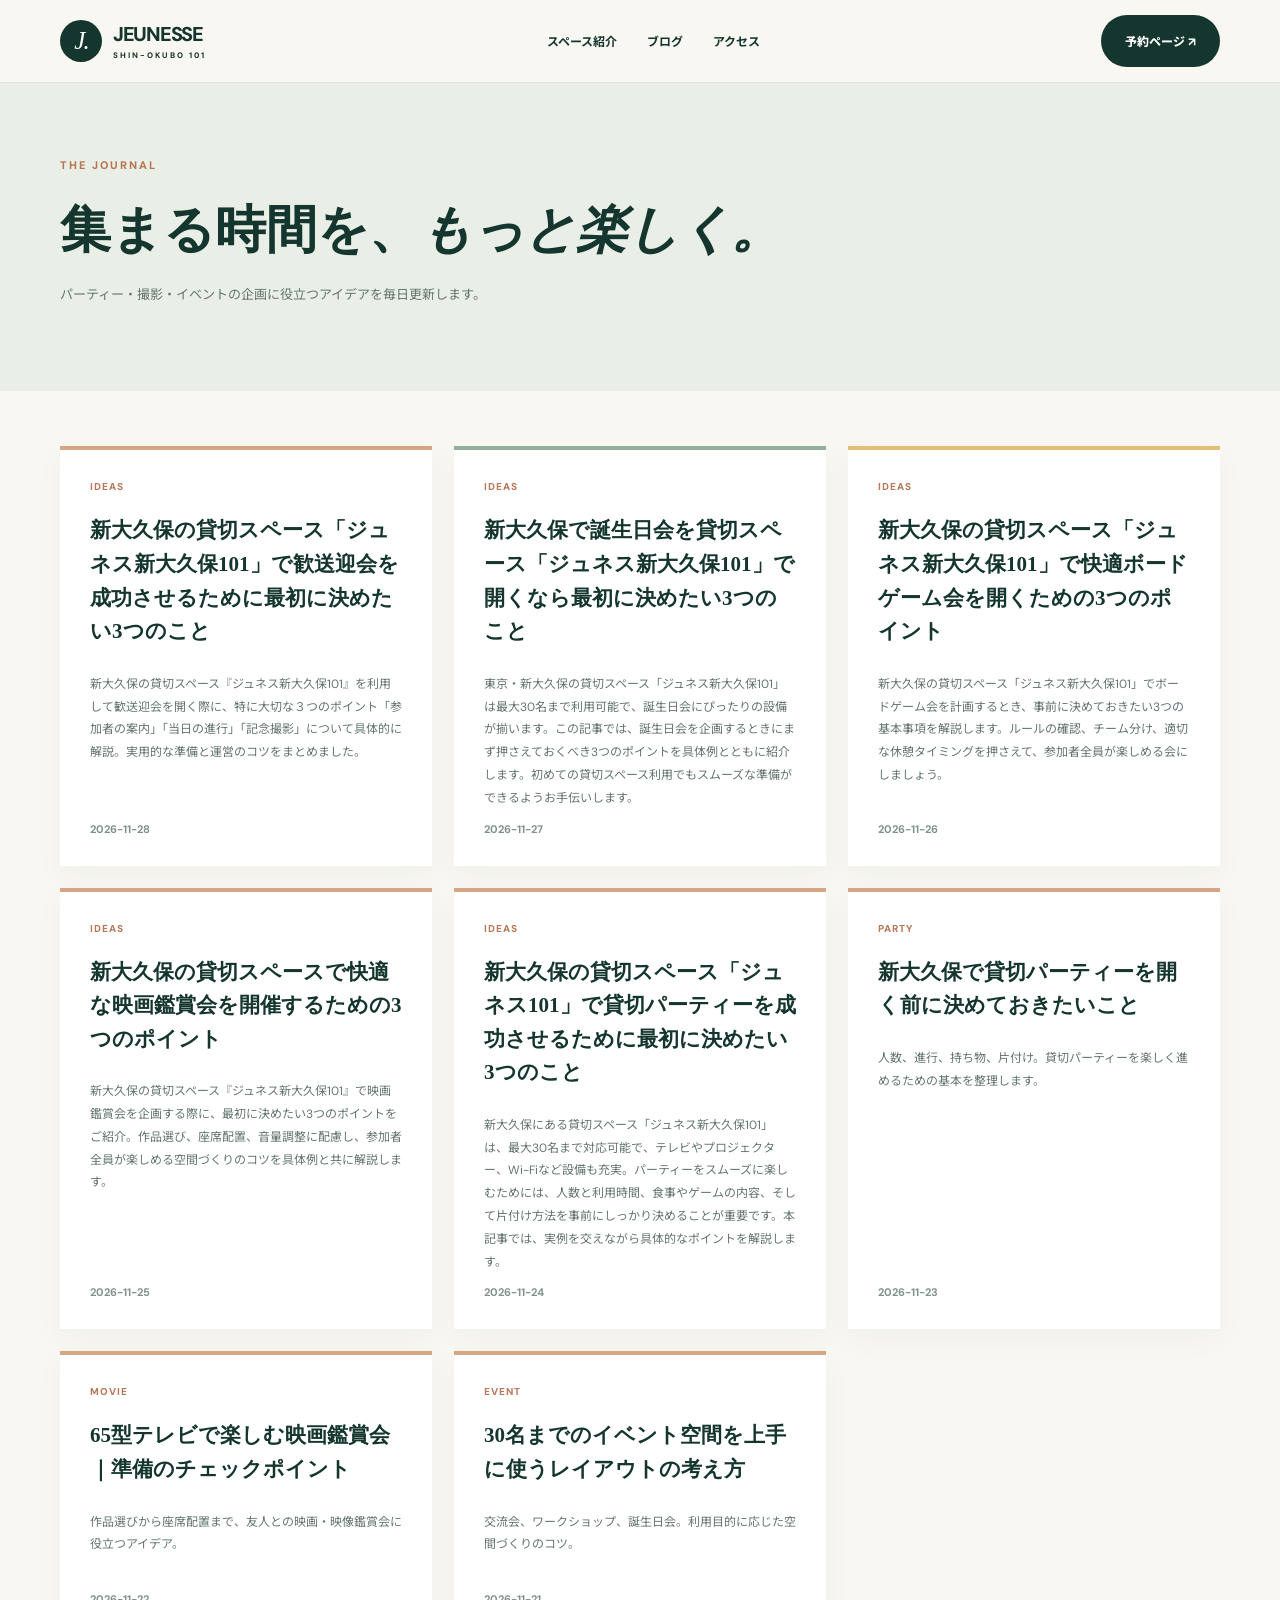
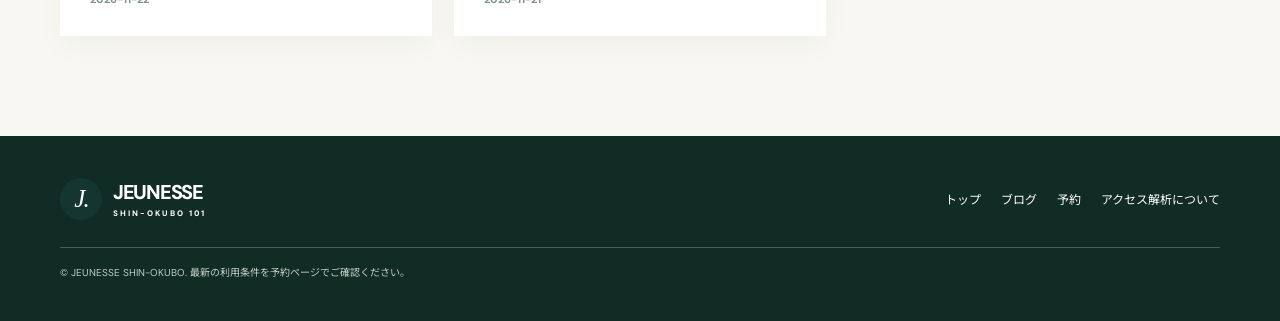
<file: blog/index.html>
<!doctype html><html lang="ja"><head><meta charset="utf-8">
<meta name="viewport" content="width=device-width,initial-scale=1">
<meta name="theme-color" content="#15362f"><meta name="description" content="ジュネス新大久保のパーティー・撮影・イベントのヒント。">
<link rel="canonical" href="https://jeunesse-okubo.onrender.com/blog/"><link rel="stylesheet" href="/styles.css">
<link rel="icon" href="/favicon.svg" type="image/svg+xml"><title>ブログ記事一覧 | ジュネス新大久保</title></head>
<body><header><div class="wrap nav"><a class="brand" href="/"><b class="mark">J.</b><span>JEUNESSE<small>SHIN-OKUBO 101</small></span></a>
<nav><a href="/">スペース紹介</a><a href="/blog/">ブログ</a><a href="/#access">アクセス</a></nav><a class="pill dark" href="https://upnow.jp/goodspace/jeunesse">予約ページ ↗</a></div></header>
<main><section class='blog-hero'><div class='wrap'><span class='tag'>THE JOURNAL</span><h1>集まる時間を、<em>もっと楽しく。</em></h1><p>パーティー・撮影・イベントの企画に役立つアイデアを毎日更新します。</p></div></section><section class='wrap blog-wrap'><div class='post-grid'><a class='post' href='/blog/2026-11-28-idea-4.html'><span class='category'>IDEAS</span><h3>新大久保の貸切スペース「ジュネス新大久保101」で歓送迎会を成功させるために最初に決めたい3つのこと</h3><p>新大久保の貸切スペース『ジュネス新大久保101』を利用して歓送迎会を開く際に、特に大切な３つのポイント「参加者の案内」「当日の進行」「記念撮影」について具体的に解説。実用的な準備と運営のコツをまとめました。</p><time datetime='2026-11-28'>2026-11-28</time></a><a class='post' href='/blog/2026-11-27-idea-3.html'><span class='category'>IDEAS</span><h3>新大久保で誕生日会を貸切スペース「ジュネス新大久保101」で開くなら最初に決めたい3つのこと</h3><p>東京・新大久保の貸切スペース「ジュネス新大久保101」は最大30名まで利用可能で、誕生日会にぴったりの設備が揃います。この記事では、誕生日会を企画するときにまず押さえておくべき3つのポイントを具体例とともに紹介します。初めての貸切スペース利用でもスムーズな準備ができるようお手伝いします。</p><time datetime='2026-11-27'>2026-11-27</time></a><a class='post' href='/blog/2026-11-26-idea-2.html'><span class='category'>IDEAS</span><h3>新大久保の貸切スペース「ジュネス新大久保101」で快適ボードゲーム会を開くための3つのポイント</h3><p>新大久保の貸切スペース「ジュネス新大久保101」でボードゲーム会を計画するとき、事前に決めておきたい3つの基本事項を解説します。ルールの確認、チーム分け、適切な休憩タイミングを押さえて、参加者全員が楽しめる会にしましょう。</p><time datetime='2026-11-26'>2026-11-26</time></a><a class='post' href='/blog/2026-11-25-idea-1.html'><span class='category'>IDEAS</span><h3>新大久保の貸切スペースで快適な映画鑑賞会を開催するための3つのポイント</h3><p>新大久保の貸切スペース『ジュネス新大久保101』で映画鑑賞会を企画する際に、最初に決めたい3つのポイントをご紹介。作品選び、座席配置、音量調整に配慮し、参加者全員が楽しめる空間づくりのコツを具体例と共に解説します。</p><time datetime='2026-11-25'>2026-11-25</time></a><a class='post' href='/blog/2026-11-24-idea-0.html'><span class='category'>IDEAS</span><h3>新大久保の貸切スペース「ジュネス101」で貸切パーティーを成功させるために最初に決めたい3つのこと</h3><p>新大久保にある貸切スペース「ジュネス新大久保101」は、最大30名まで対応可能で、テレビやプロジェクター、Wi-Fiなど設備も充実。パーティーをスムーズに楽しむためには、人数と利用時間、食事やゲームの内容、そして片付け方法を事前にしっかり決めることが重要です。本記事では、実例を交えながら具体的なポイントを解説します。</p><time datetime='2026-11-24'>2026-11-24</time></a><a class='post' href='/blog/2026-11-23-party-planning.html'><span class='category'>PARTY</span><h3>新大久保で貸切パーティーを開く前に決めておきたいこと</h3><p>人数、進行、持ち物、片付け。貸切パーティーを楽しく進めるための基本を整理します。</p><time datetime='2026-11-23'>2026-11-23</time></a><a class='post' href='/blog/2026-11-22-movie-night.html'><span class='category'>MOVIE</span><h3>65型テレビで楽しむ映画鑑賞会｜準備のチェックポイント</h3><p>作品選びから座席配置まで、友人との映画・映像鑑賞会に役立つアイデア。</p><time datetime='2026-11-22'>2026-11-22</time></a><a class='post' href='/blog/2026-11-21-event-layout.html'><span class='category'>EVENT</span><h3>30名までのイベント空間を上手に使うレイアウトの考え方</h3><p>交流会、ワークショップ、誕生日会。利用目的に応じた空間づくりのコツ。</p><time datetime='2026-11-21'>2026-11-21</time></a></div></section></main><footer><div class="wrap foot"><a class="brand" href="/"><b class="mark">J.</b><span>JEUNESSE<small>SHIN-OKUBO 101</small></span></a>
<div><a href="/">トップ</a><a href="/blog/">ブログ</a><a href="https://upnow.jp/goodspace/jeunesse">予約</a><a href="/privacy.html">アクセス解析について</a></div><small>© JEUNESSE SHIN-OKUBO. 最新の利用条件を予約ページでご確認ください。</small></div></footer><script src="/analytics-config.js"></script><script src="/analytics.js" defer></script></body></html>
</file>
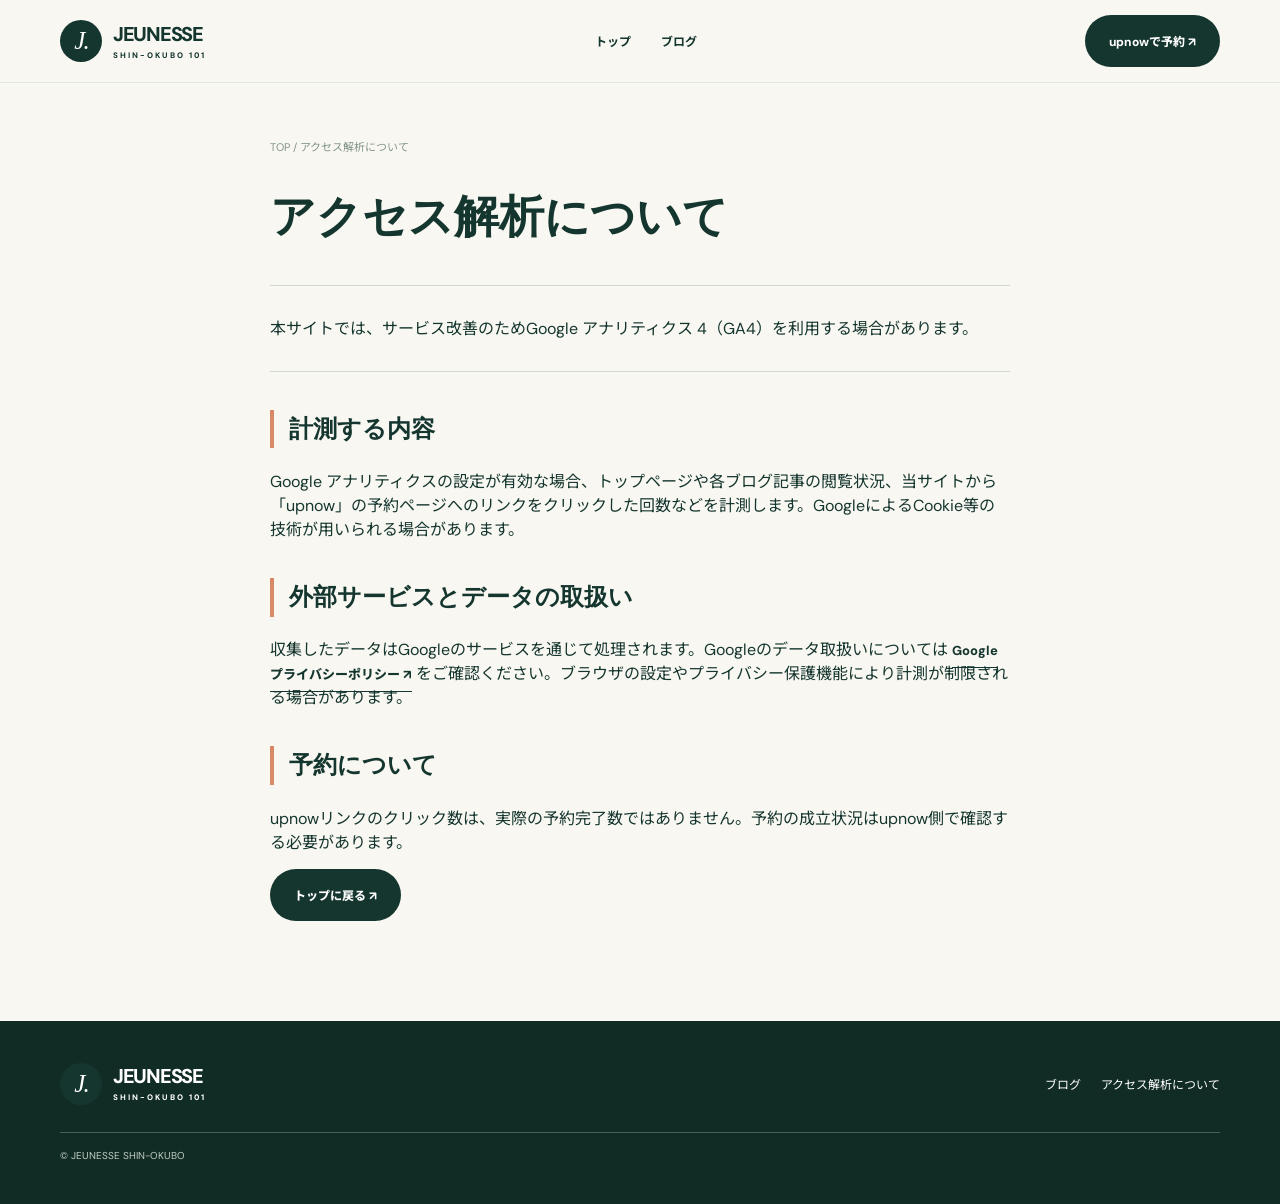
<file: privacy.html>
<!doctype html>
<html lang="ja"><head><meta charset="utf-8"><meta name="viewport" content="width=device-width,initial-scale=1">
<meta name="description" content="ジュネス新大久保のウェブサイトにおけるアクセス解析の取扱い。">
<title>アクセス解析について | ジュネス新大久保</title>
<link rel="stylesheet" href="/styles.css"><link rel="icon" href="/favicon.svg" type="image/svg+xml"></head>
<body><header><div class="wrap nav"><a class="brand" href="/"><b class="mark">J.</b><span>JEUNESSE<small>SHIN-OKUBO 101</small></span></a>
<nav><a href="/">トップ</a><a href="/blog/">ブログ</a></nav>
<a class="pill dark" href="https://upnow.jp/goodspace/jeunesse" target="_blank" rel="noopener noreferrer">upnowで予約 ↗</a></div></header>
<main class="article"><div class="crumb"><a href="/">TOP</a> / アクセス解析について</div>
<h1>アクセス解析について</h1>
<p class="intro">本サイトでは、サービス改善のためGoogle アナリティクス 4（GA4）を利用する場合があります。</p>
<h2>計測する内容</h2>
<p>Google アナリティクスの設定が有効な場合、トップページや各ブログ記事の閲覧状況、当サイトから「upnow」の予約ページへのリンクをクリックした回数などを計測します。GoogleによるCookie等の技術が用いられる場合があります。</p>
<h2>外部サービスとデータの取扱い</h2>
<p>収集したデータはGoogleのサービスを通じて処理されます。Googleのデータ取扱いについては <a class="underline" href="https://policies.google.com/privacy?hl=ja" rel="noopener noreferrer" target="_blank">Google プライバシーポリシー ↗</a> をご確認ください。ブラウザの設定やプライバシー保護機能により計測が制限される場合があります。</p>
<h2>予約について</h2>
<p>upnowリンクのクリック数は、実際の予約完了数ではありません。予約の成立状況はupnow側で確認する必要があります。</p>
<p><a class="pill dark" href="/">トップに戻る ↗</a></p>
</main>
<footer><div class="wrap foot"><a class="brand" href="/"><b class="mark">J.</b><span>JEUNESSE<small>SHIN-OKUBO 101</small></span></a>
<div><a href="/blog/">ブログ</a><a href="/privacy.html">アクセス解析について</a></div>
<small>© JEUNESSE SHIN-OKUBO</small></div></footer>
<script src="/analytics-config.js"></script><script src="/analytics.js" defer></script>
</body></html>
</file>
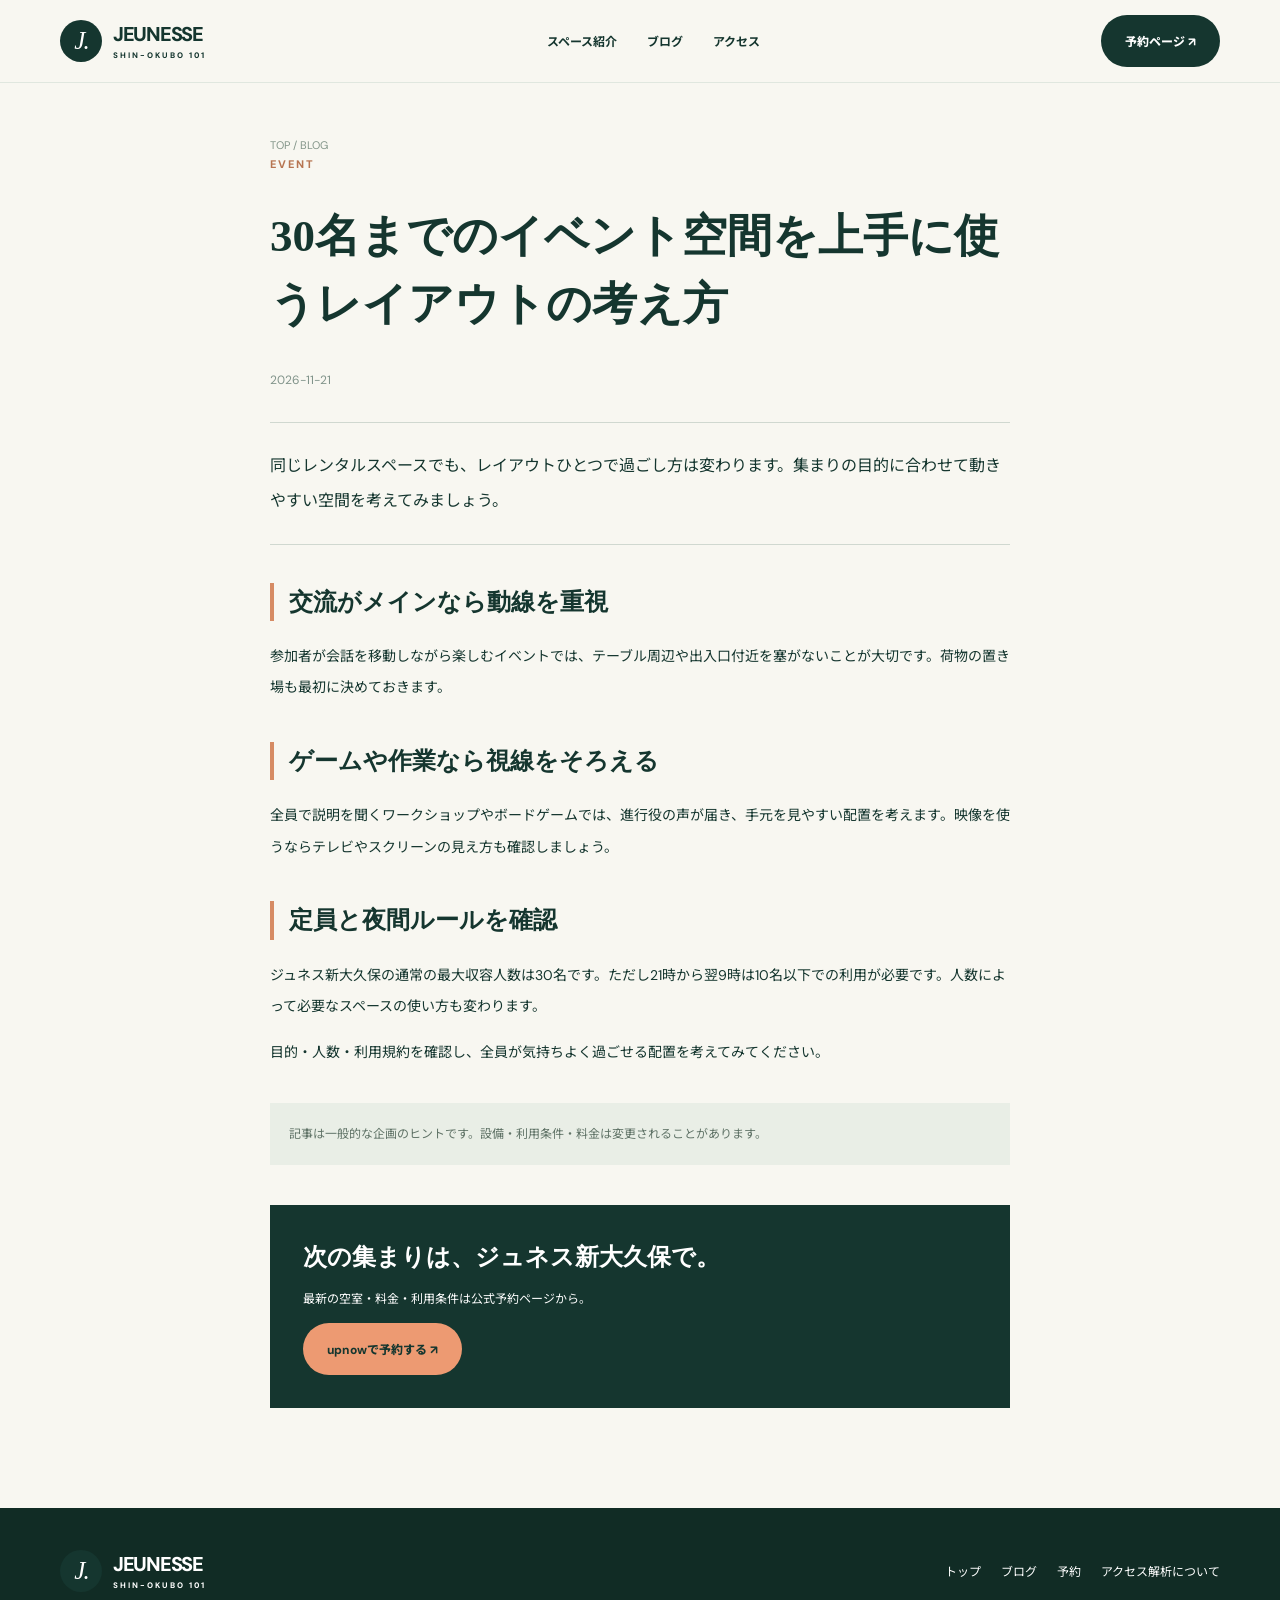
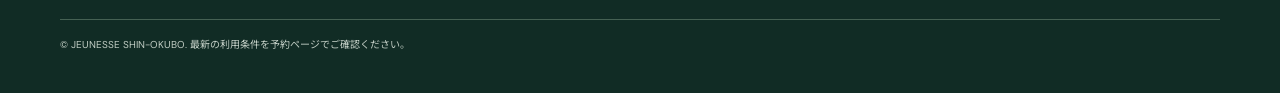
<file: blog/2026-11-21-event-layout.html>
<!doctype html><html lang="ja"><head><meta charset="utf-8">
<meta name="viewport" content="width=device-width,initial-scale=1">
<meta name="theme-color" content="#15362f"><meta name="description" content="交流会、ワークショップ、誕生日会。利用目的に応じた空間づくりのコツ。">
<link rel="canonical" href="https://jeunesse-okubo.onrender.com/blog/2026-11-21-event-layout.html"><link rel="stylesheet" href="/styles.css">
<link rel="icon" href="/favicon.svg" type="image/svg+xml"><title>30名までのイベント空間を上手に使うレイアウトの考え方 | ジュネス新大久保</title></head>
<body><header><div class="wrap nav"><a class="brand" href="/"><b class="mark">J.</b><span>JEUNESSE<small>SHIN-OKUBO 101</small></span></a>
<nav><a href="/">スペース紹介</a><a href="/blog/">ブログ</a><a href="/#access">アクセス</a></nav><a class="pill dark" href="https://upnow.jp/goodspace/jeunesse">予約ページ ↗</a></div></header>
<main class='article'><div class='crumb'><a href='/'>TOP</a> / <a href='/blog/'>BLOG</a></div><span class='tag'>EVENT</span><h1>30名までのイベント空間を上手に使うレイアウトの考え方</h1><time datetime='2026-11-21'>2026-11-21</time><p class='intro'>同じレンタルスペースでも、レイアウトひとつで過ごし方は変わります。集まりの目的に合わせて動きやすい空間を考えてみましょう。</p><section><h2>交流がメインなら動線を重視</h2><p>参加者が会話を移動しながら楽しむイベントでは、テーブル周辺や出入口付近を塞がないことが大切です。荷物の置き場も最初に決めておきます。</p></section><section><h2>ゲームや作業なら視線をそろえる</h2><p>全員で説明を聞くワークショップやボードゲームでは、進行役の声が届き、手元を見やすい配置を考えます。映像を使うならテレビやスクリーンの見え方も確認しましょう。</p></section><section><h2>定員と夜間ルールを確認</h2><p>ジュネス新大久保の通常の最大収容人数は30名です。ただし21時から翌9時は10名以下での利用が必要です。人数によって必要なスペースの使い方も変わります。</p></section><p class='ending'>目的・人数・利用規約を確認し、全員が気持ちよく過ごせる配置を考えてみてください。</p><div class='disclaimer'>記事は一般的な企画のヒントです。設備・利用条件・料金は変更されることがあります。</div><div class='cta'><h2>次の集まりは、ジュネス新大久保で。</h2><p>最新の空室・料金・利用条件は公式予約ページから。</p><a class='pill coral' href='https://upnow.jp/goodspace/jeunesse' target='_blank' rel='noopener noreferrer'>upnowで予約する ↗</a></div></main><script type='application/ld+json'>{"@context": "https://schema.org", "@type": "BlogPosting", "headline": "30名までのイベント空間を上手に使うレイアウトの考え方", "datePublished": "2026-11-21", "description": "交流会、ワークショップ、誕生日会。利用目的に応じた空間づくりのコツ。", "inLanguage": "ja"}</script><footer><div class="wrap foot"><a class="brand" href="/"><b class="mark">J.</b><span>JEUNESSE<small>SHIN-OKUBO 101</small></span></a>
<div><a href="/">トップ</a><a href="/blog/">ブログ</a><a href="https://upnow.jp/goodspace/jeunesse">予約</a><a href="/privacy.html">アクセス解析について</a></div><small>© JEUNESSE SHIN-OKUBO. 最新の利用条件を予約ページでご確認ください。</small></div></footer><script src="/analytics-config.js"></script><script src="/analytics.js" defer></script></body></html>
</file>
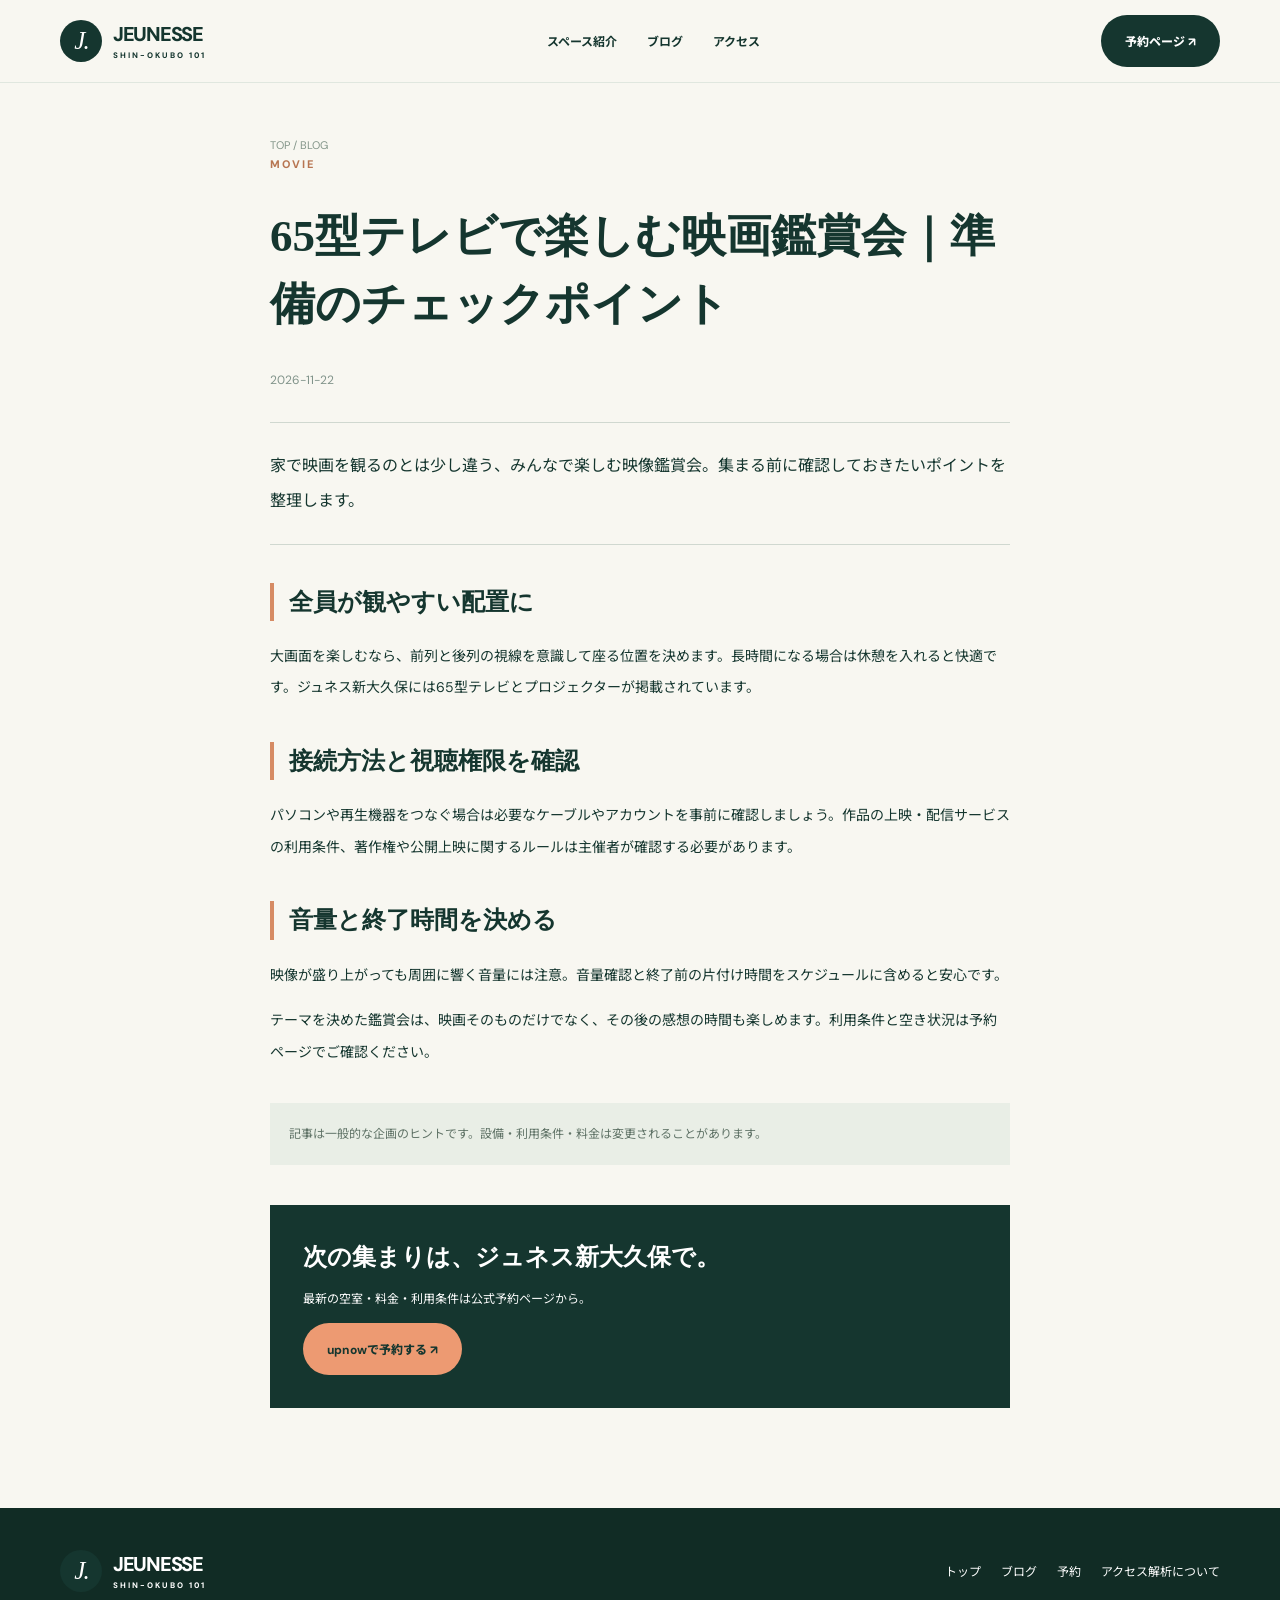
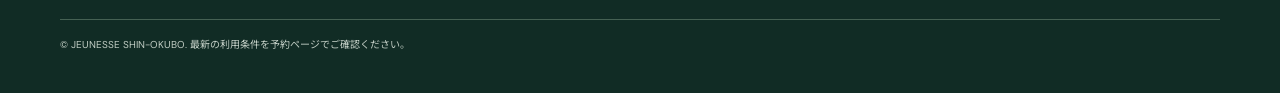
<file: blog/2026-11-22-movie-night.html>
<!doctype html><html lang="ja"><head><meta charset="utf-8">
<meta name="viewport" content="width=device-width,initial-scale=1">
<meta name="theme-color" content="#15362f"><meta name="description" content="作品選びから座席配置まで、友人との映画・映像鑑賞会に役立つアイデア。">
<link rel="canonical" href="https://jeunesse-okubo.onrender.com/blog/2026-11-22-movie-night.html"><link rel="stylesheet" href="/styles.css">
<link rel="icon" href="/favicon.svg" type="image/svg+xml"><title>65型テレビで楽しむ映画鑑賞会｜準備のチェックポイント | ジュネス新大久保</title></head>
<body><header><div class="wrap nav"><a class="brand" href="/"><b class="mark">J.</b><span>JEUNESSE<small>SHIN-OKUBO 101</small></span></a>
<nav><a href="/">スペース紹介</a><a href="/blog/">ブログ</a><a href="/#access">アクセス</a></nav><a class="pill dark" href="https://upnow.jp/goodspace/jeunesse">予約ページ ↗</a></div></header>
<main class='article'><div class='crumb'><a href='/'>TOP</a> / <a href='/blog/'>BLOG</a></div><span class='tag'>MOVIE</span><h1>65型テレビで楽しむ映画鑑賞会｜準備のチェックポイント</h1><time datetime='2026-11-22'>2026-11-22</time><p class='intro'>家で映画を観るのとは少し違う、みんなで楽しむ映像鑑賞会。集まる前に確認しておきたいポイントを整理します。</p><section><h2>全員が観やすい配置に</h2><p>大画面を楽しむなら、前列と後列の視線を意識して座る位置を決めます。長時間になる場合は休憩を入れると快適です。ジュネス新大久保には65型テレビとプロジェクターが掲載されています。</p></section><section><h2>接続方法と視聴権限を確認</h2><p>パソコンや再生機器をつなぐ場合は必要なケーブルやアカウントを事前に確認しましょう。作品の上映・配信サービスの利用条件、著作権や公開上映に関するルールは主催者が確認する必要があります。</p></section><section><h2>音量と終了時間を決める</h2><p>映像が盛り上がっても周囲に響く音量には注意。音量確認と終了前の片付け時間をスケジュールに含めると安心です。</p></section><p class='ending'>テーマを決めた鑑賞会は、映画そのものだけでなく、その後の感想の時間も楽しめます。利用条件と空き状況は予約ページでご確認ください。</p><div class='disclaimer'>記事は一般的な企画のヒントです。設備・利用条件・料金は変更されることがあります。</div><div class='cta'><h2>次の集まりは、ジュネス新大久保で。</h2><p>最新の空室・料金・利用条件は公式予約ページから。</p><a class='pill coral' href='https://upnow.jp/goodspace/jeunesse' target='_blank' rel='noopener noreferrer'>upnowで予約する ↗</a></div></main><script type='application/ld+json'>{"@context": "https://schema.org", "@type": "BlogPosting", "headline": "65型テレビで楽しむ映画鑑賞会｜準備のチェックポイント", "datePublished": "2026-11-22", "description": "作品選びから座席配置まで、友人との映画・映像鑑賞会に役立つアイデア。", "inLanguage": "ja"}</script><footer><div class="wrap foot"><a class="brand" href="/"><b class="mark">J.</b><span>JEUNESSE<small>SHIN-OKUBO 101</small></span></a>
<div><a href="/">トップ</a><a href="/blog/">ブログ</a><a href="https://upnow.jp/goodspace/jeunesse">予約</a><a href="/privacy.html">アクセス解析について</a></div><small>© JEUNESSE SHIN-OKUBO. 最新の利用条件を予約ページでご確認ください。</small></div></footer><script src="/analytics-config.js"></script><script src="/analytics.js" defer></script></body></html>
</file>
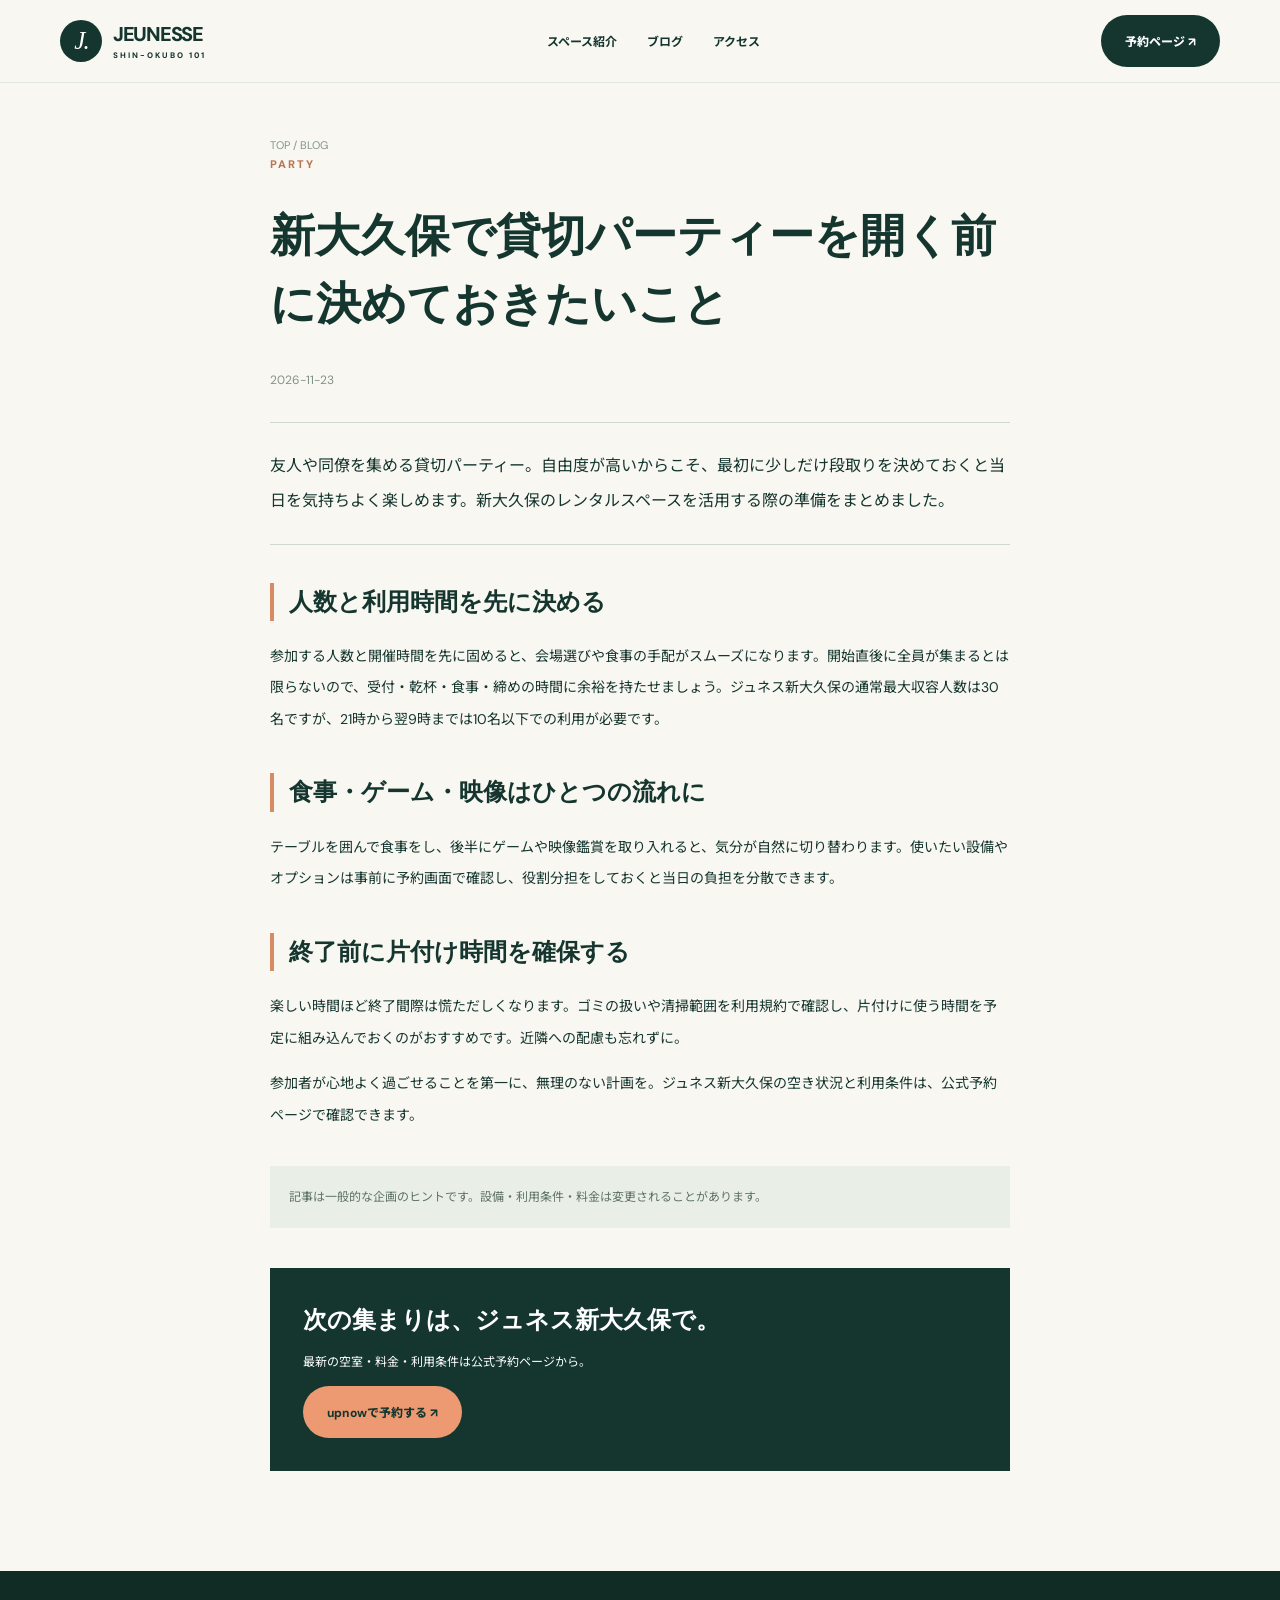
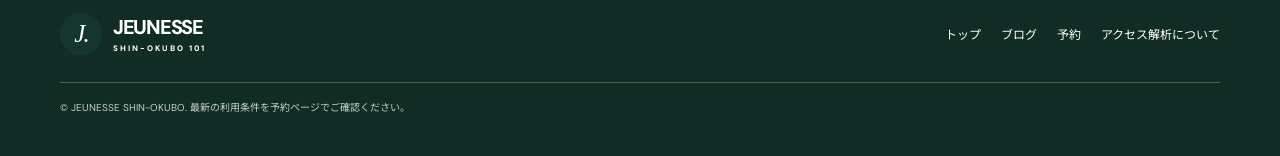
<file: blog/2026-11-23-party-planning.html>
<!doctype html><html lang="ja"><head><meta charset="utf-8">
<meta name="viewport" content="width=device-width,initial-scale=1">
<meta name="theme-color" content="#15362f"><meta name="description" content="人数、進行、持ち物、片付け。貸切パーティーを楽しく進めるための基本を整理します。">
<link rel="canonical" href="https://jeunesse-okubo.onrender.com/blog/2026-11-23-party-planning.html"><link rel="stylesheet" href="/styles.css">
<link rel="icon" href="/favicon.svg" type="image/svg+xml"><title>新大久保で貸切パーティーを開く前に決めておきたいこと | ジュネス新大久保</title></head>
<body><header><div class="wrap nav"><a class="brand" href="/"><b class="mark">J.</b><span>JEUNESSE<small>SHIN-OKUBO 101</small></span></a>
<nav><a href="/">スペース紹介</a><a href="/blog/">ブログ</a><a href="/#access">アクセス</a></nav><a class="pill dark" href="https://upnow.jp/goodspace/jeunesse">予約ページ ↗</a></div></header>
<main class='article'><div class='crumb'><a href='/'>TOP</a> / <a href='/blog/'>BLOG</a></div><span class='tag'>PARTY</span><h1>新大久保で貸切パーティーを開く前に決めておきたいこと</h1><time datetime='2026-11-23'>2026-11-23</time><p class='intro'>友人や同僚を集める貸切パーティー。自由度が高いからこそ、最初に少しだけ段取りを決めておくと当日を気持ちよく楽しめます。新大久保のレンタルスペースを活用する際の準備をまとめました。</p><section><h2>人数と利用時間を先に決める</h2><p>参加する人数と開催時間を先に固めると、会場選びや食事の手配がスムーズになります。開始直後に全員が集まるとは限らないので、受付・乾杯・食事・締めの時間に余裕を持たせましょう。ジュネス新大久保の通常最大収容人数は30名ですが、21時から翌9時までは10名以下での利用が必要です。</p></section><section><h2>食事・ゲーム・映像はひとつの流れに</h2><p>テーブルを囲んで食事をし、後半にゲームや映像鑑賞を取り入れると、気分が自然に切り替わります。使いたい設備やオプションは事前に予約画面で確認し、役割分担をしておくと当日の負担を分散できます。</p></section><section><h2>終了前に片付け時間を確保する</h2><p>楽しい時間ほど終了間際は慌ただしくなります。ゴミの扱いや清掃範囲を利用規約で確認し、片付けに使う時間を予定に組み込んでおくのがおすすめです。近隣への配慮も忘れずに。</p></section><p class='ending'>参加者が心地よく過ごせることを第一に、無理のない計画を。ジュネス新大久保の空き状況と利用条件は、公式予約ページで確認できます。</p><div class='disclaimer'>記事は一般的な企画のヒントです。設備・利用条件・料金は変更されることがあります。</div><div class='cta'><h2>次の集まりは、ジュネス新大久保で。</h2><p>最新の空室・料金・利用条件は公式予約ページから。</p><a class='pill coral' href='https://upnow.jp/goodspace/jeunesse' target='_blank' rel='noopener noreferrer'>upnowで予約する ↗</a></div></main><script type='application/ld+json'>{"@context": "https://schema.org", "@type": "BlogPosting", "headline": "新大久保で貸切パーティーを開く前に決めておきたいこと", "datePublished": "2026-11-23", "description": "人数、進行、持ち物、片付け。貸切パーティーを楽しく進めるための基本を整理します。", "inLanguage": "ja"}</script><footer><div class="wrap foot"><a class="brand" href="/"><b class="mark">J.</b><span>JEUNESSE<small>SHIN-OKUBO 101</small></span></a>
<div><a href="/">トップ</a><a href="/blog/">ブログ</a><a href="https://upnow.jp/goodspace/jeunesse">予約</a><a href="/privacy.html">アクセス解析について</a></div><small>© JEUNESSE SHIN-OKUBO. 最新の利用条件を予約ページでご確認ください。</small></div></footer><script src="/analytics-config.js"></script><script src="/analytics.js" defer></script></body></html>
</file>
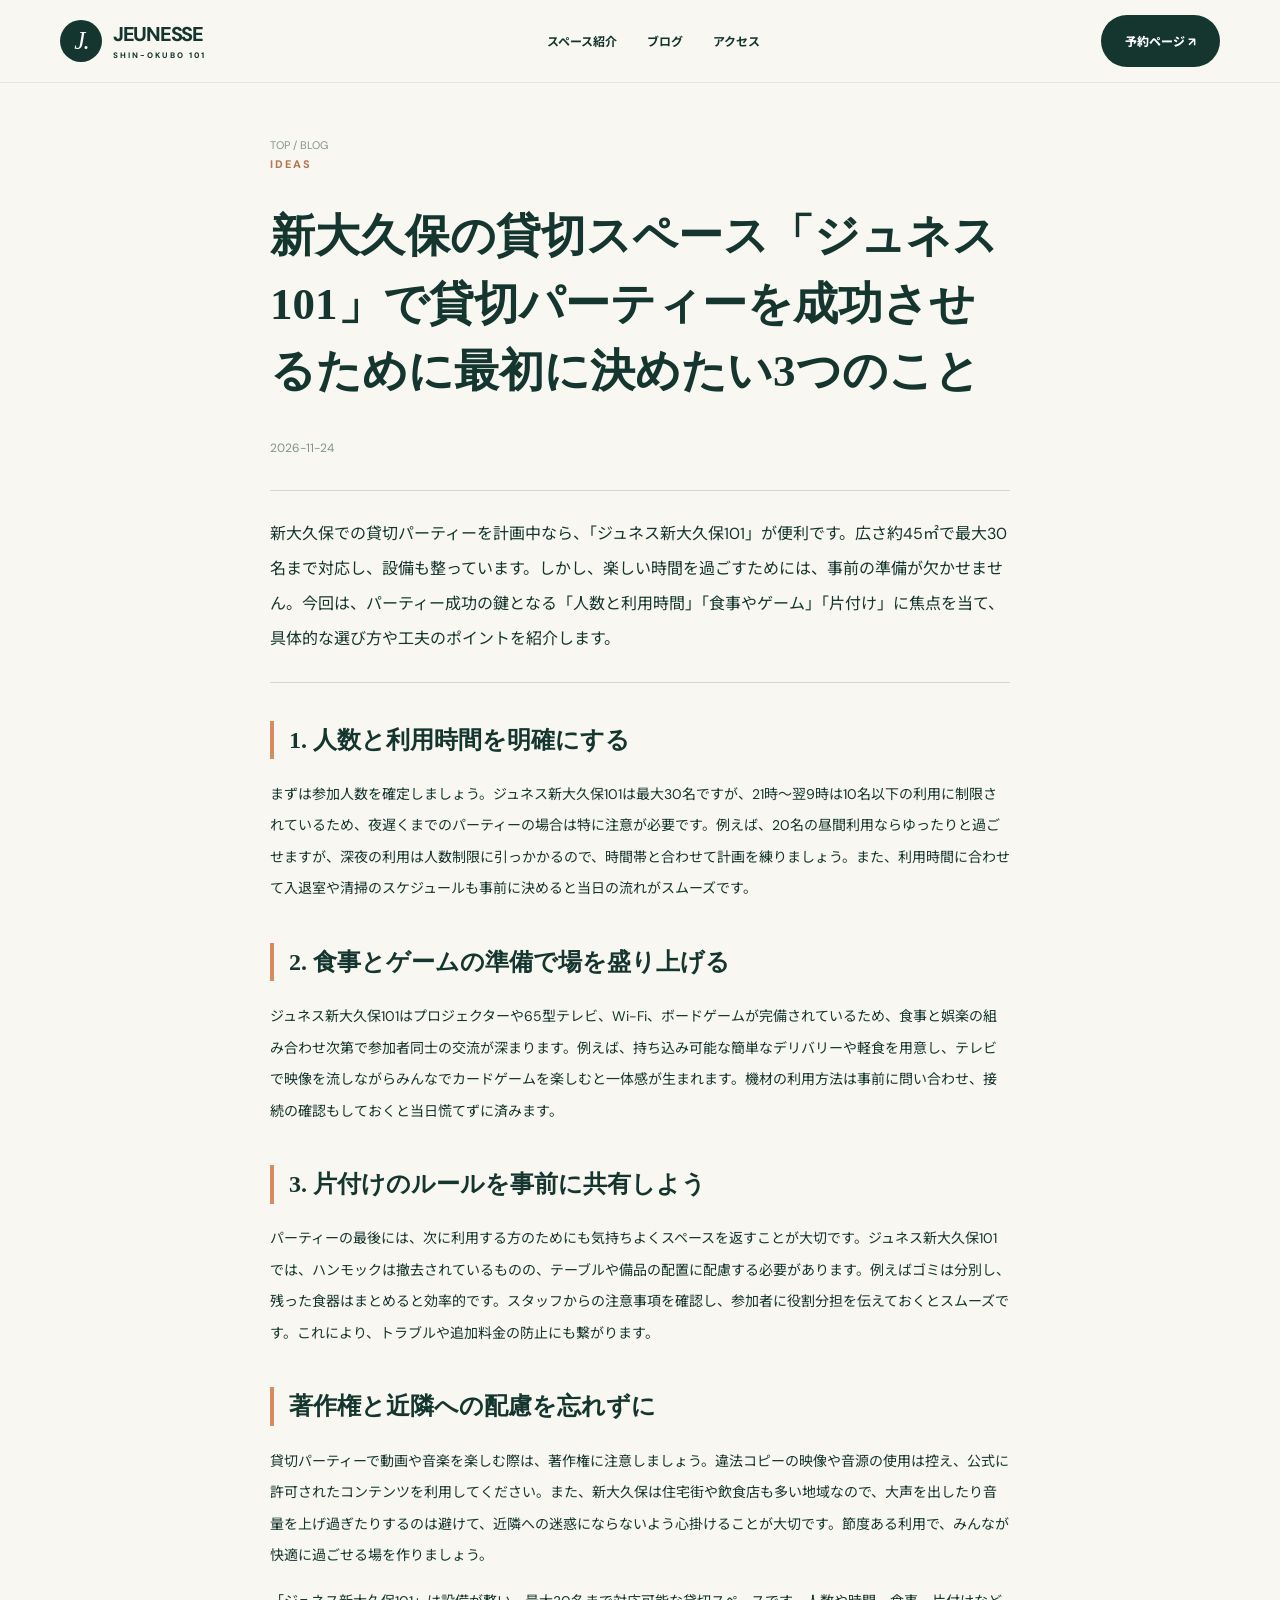
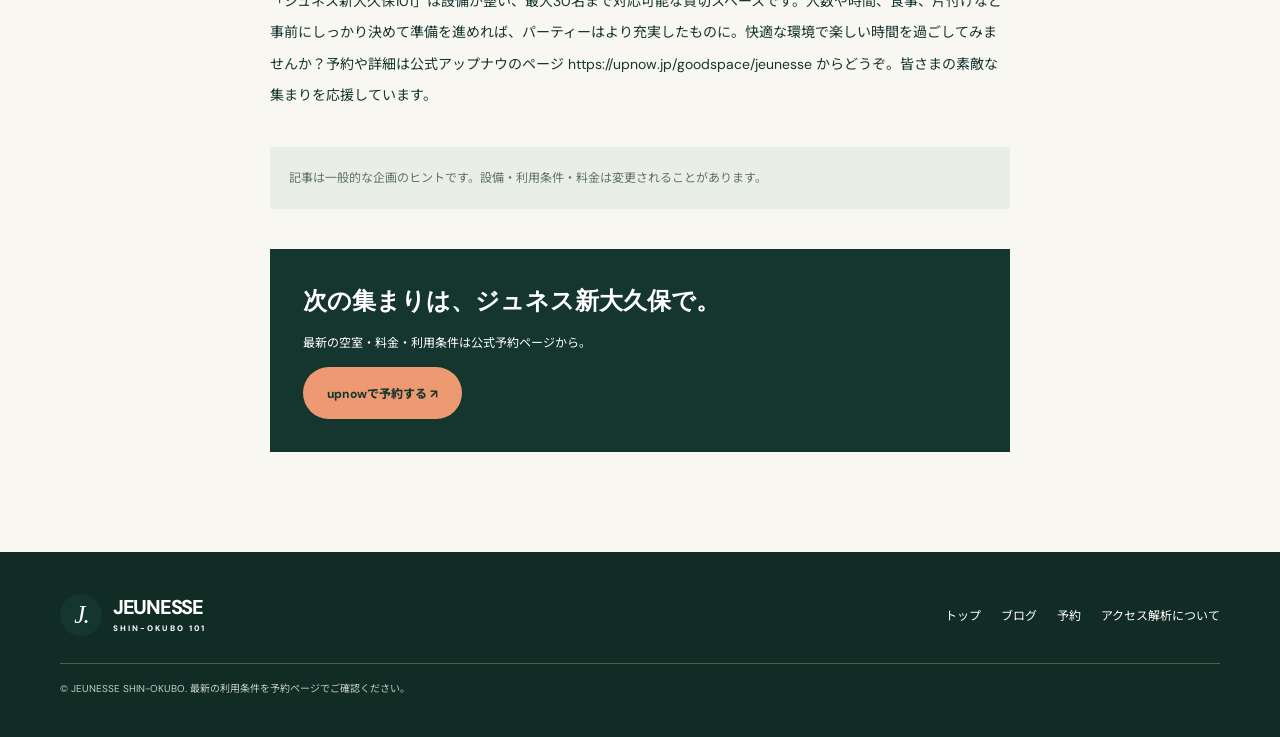
<file: blog/2026-11-24-idea-0.html>
<!doctype html><html lang="ja"><head><meta charset="utf-8">
<meta name="viewport" content="width=device-width,initial-scale=1">
<meta name="theme-color" content="#15362f"><meta name="description" content="新大久保にある貸切スペース「ジュネス新大久保101」は、最大30名まで対応可能で、テレビやプロジェクター、Wi-Fiなど設備も充実。パーティーをスムーズに楽しむためには、人数と利用時間、食事やゲームの内容、そして片付け方法を事前にしっかり決めることが重要です。本記事では、実例を交えながら具体的なポイントを解説します。">
<link rel="canonical" href="https://jeunesse-okubo.onrender.com/blog/2026-11-24-idea-0.html"><link rel="stylesheet" href="/styles.css">
<link rel="icon" href="/favicon.svg" type="image/svg+xml"><title>新大久保の貸切スペース「ジュネス101」で貸切パーティーを成功させるために最初に決めたい3つのこと | ジュネス新大久保</title></head>
<body><header><div class="wrap nav"><a class="brand" href="/"><b class="mark">J.</b><span>JEUNESSE<small>SHIN-OKUBO 101</small></span></a>
<nav><a href="/">スペース紹介</a><a href="/blog/">ブログ</a><a href="/#access">アクセス</a></nav><a class="pill dark" href="https://upnow.jp/goodspace/jeunesse">予約ページ ↗</a></div></header>
<main class='article'><div class='crumb'><a href='/'>TOP</a> / <a href='/blog/'>BLOG</a></div><span class='tag'>IDEAS</span><h1>新大久保の貸切スペース「ジュネス101」で貸切パーティーを成功させるために最初に決めたい3つのこと</h1><time datetime='2026-11-24'>2026-11-24</time><p class='intro'>新大久保での貸切パーティーを計画中なら、「ジュネス新大久保101」が便利です。広さ約45㎡で最大30名まで対応し、設備も整っています。しかし、楽しい時間を過ごすためには、事前の準備が欠かせません。今回は、パーティー成功の鍵となる「人数と利用時間」「食事やゲーム」「片付け」に焦点を当て、具体的な選び方や工夫のポイントを紹介します。</p><section><h2>1. 人数と利用時間を明確にする</h2><p>まずは参加人数を確定しましょう。ジュネス新大久保101は最大30名ですが、21時〜翌9時は10名以下の利用に制限されているため、夜遅くまでのパーティーの場合は特に注意が必要です。例えば、20名の昼間利用ならゆったりと過ごせますが、深夜の利用は人数制限に引っかかるので、時間帯と合わせて計画を練りましょう。また、利用時間に合わせて入退室や清掃のスケジュールも事前に決めると当日の流れがスムーズです。</p></section><section><h2>2. 食事とゲームの準備で場を盛り上げる</h2><p>ジュネス新大久保101はプロジェクターや65型テレビ、Wi-Fi、ボードゲームが完備されているため、食事と娯楽の組み合わせ次第で参加者同士の交流が深まります。例えば、持ち込み可能な簡単なデリバリーや軽食を用意し、テレビで映像を流しながらみんなでカードゲームを楽しむと一体感が生まれます。機材の利用方法は事前に問い合わせ、接続の確認もしておくと当日慌てずに済みます。</p></section><section><h2>3. 片付けのルールを事前に共有しよう</h2><p>パーティーの最後には、次に利用する方のためにも気持ちよくスペースを返すことが大切です。ジュネス新大久保101では、ハンモックは撤去されているものの、テーブルや備品の配置に配慮する必要があります。例えばゴミは分別し、残った食器はまとめると効率的です。スタッフからの注意事項を確認し、参加者に役割分担を伝えておくとスムーズです。これにより、トラブルや追加料金の防止にも繋がります。</p></section><section><h2>著作権と近隣への配慮を忘れずに</h2><p>貸切パーティーで動画や音楽を楽しむ際は、著作権に注意しましょう。違法コピーの映像や音源の使用は控え、公式に許可されたコンテンツを利用してください。また、新大久保は住宅街や飲食店も多い地域なので、大声を出したり音量を上げ過ぎたりするのは避けて、近隣への迷惑にならないよう心掛けることが大切です。節度ある利用で、みんなが快適に過ごせる場を作りましょう。</p></section><p class='ending'>「ジュネス新大久保101」は設備が整い、最大30名まで対応可能な貸切スペースです。人数や時間、食事、片付けなど事前にしっかり決めて準備を進めれば、パーティーはより充実したものに。快適な環境で楽しい時間を過ごしてみませんか？予約や詳細は公式アップナウのページ https://upnow.jp/goodspace/jeunesse からどうぞ。皆さまの素敵な集まりを応援しています。</p><div class='disclaimer'>記事は一般的な企画のヒントです。設備・利用条件・料金は変更されることがあります。</div><div class='cta'><h2>次の集まりは、ジュネス新大久保で。</h2><p>最新の空室・料金・利用条件は公式予約ページから。</p><a class='pill coral' href='https://upnow.jp/goodspace/jeunesse' target='_blank' rel='noopener noreferrer'>upnowで予約する ↗</a></div></main><script type='application/ld+json'>{"@context": "https://schema.org", "@type": "BlogPosting", "headline": "新大久保の貸切スペース「ジュネス101」で貸切パーティーを成功させるために最初に決めたい3つのこと", "datePublished": "2026-11-24", "description": "新大久保にある貸切スペース「ジュネス新大久保101」は、最大30名まで対応可能で、テレビやプロジェクター、Wi-Fiなど設備も充実。パーティーをスムーズに楽しむためには、人数と利用時間、食事やゲームの内容、そして片付け方法を事前にしっかり決めることが重要です。本記事では、実例を交えながら具体的なポイントを解説します。", "inLanguage": "ja"}</script><footer><div class="wrap foot"><a class="brand" href="/"><b class="mark">J.</b><span>JEUNESSE<small>SHIN-OKUBO 101</small></span></a>
<div><a href="/">トップ</a><a href="/blog/">ブログ</a><a href="https://upnow.jp/goodspace/jeunesse">予約</a><a href="/privacy.html">アクセス解析について</a></div><small>© JEUNESSE SHIN-OKUBO. 最新の利用条件を予約ページでご確認ください。</small></div></footer><script src="/analytics-config.js"></script><script src="/analytics.js" defer></script></body></html>
</file>
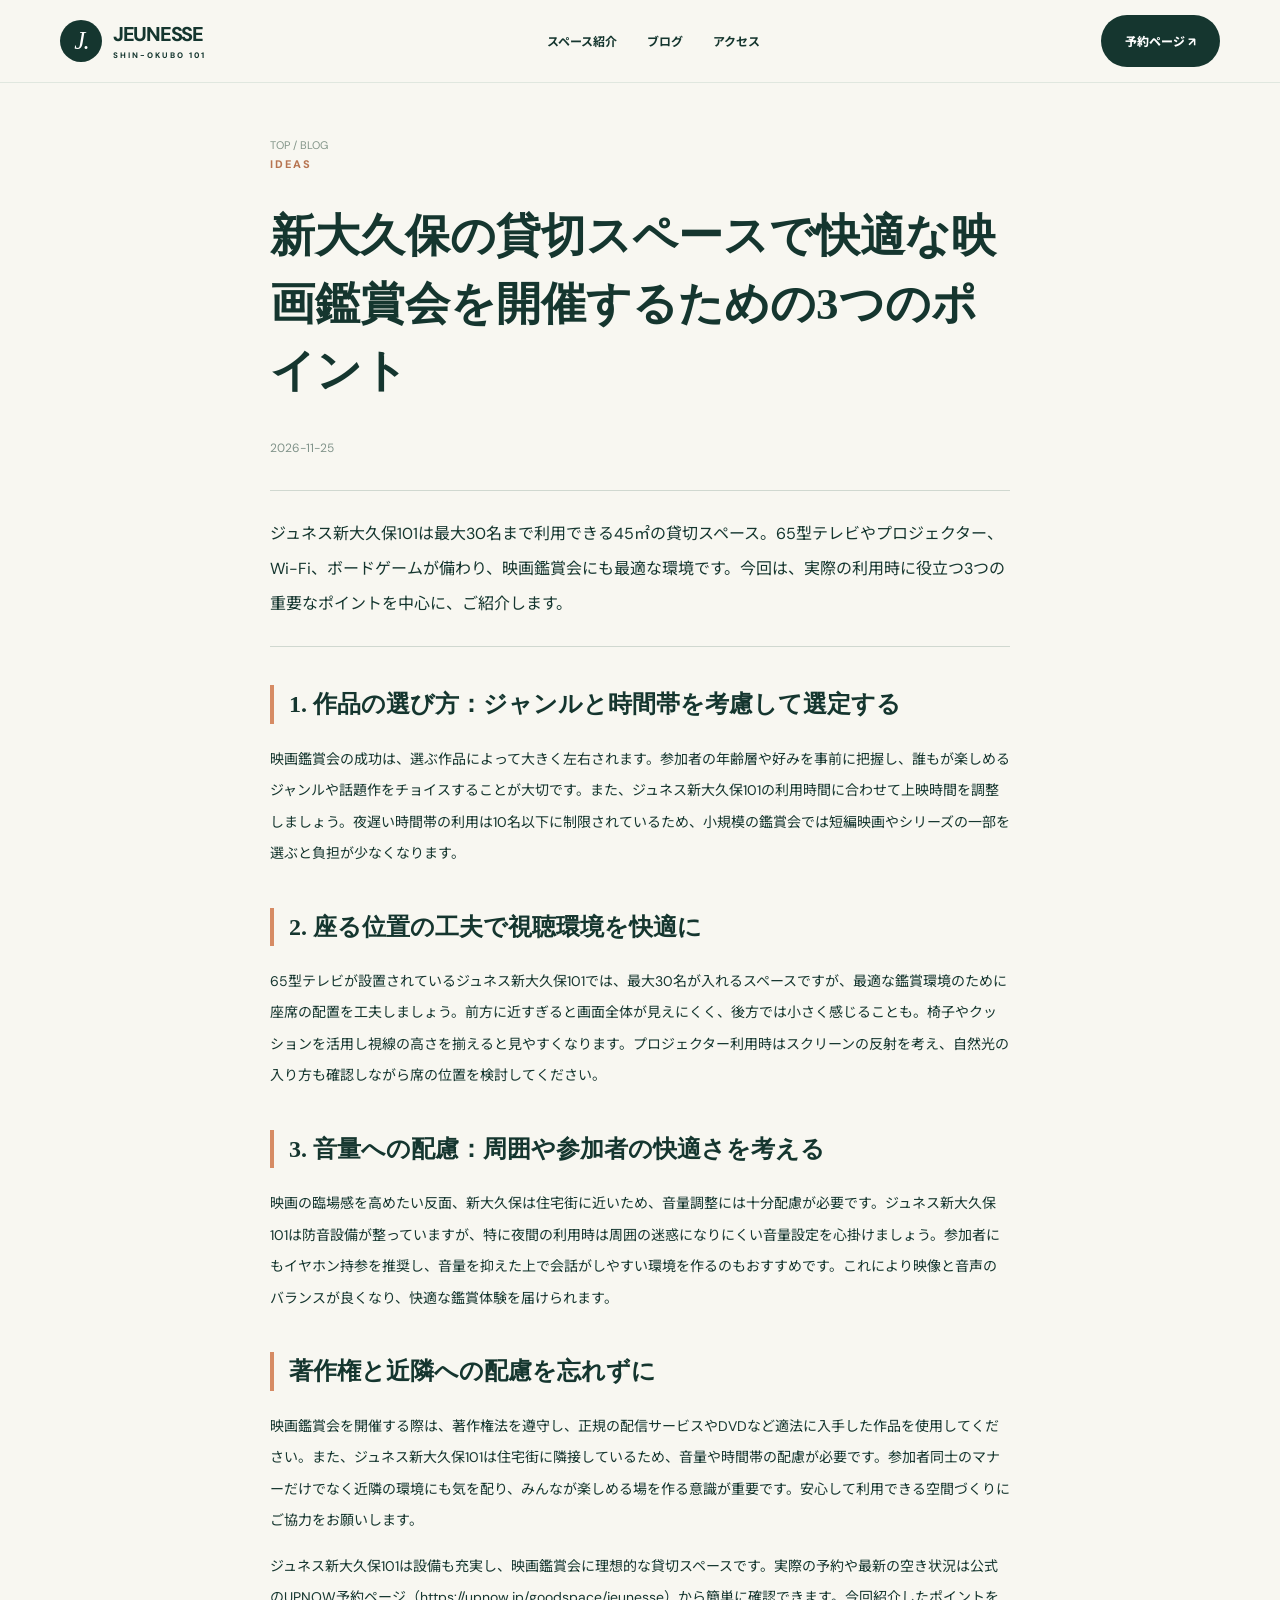
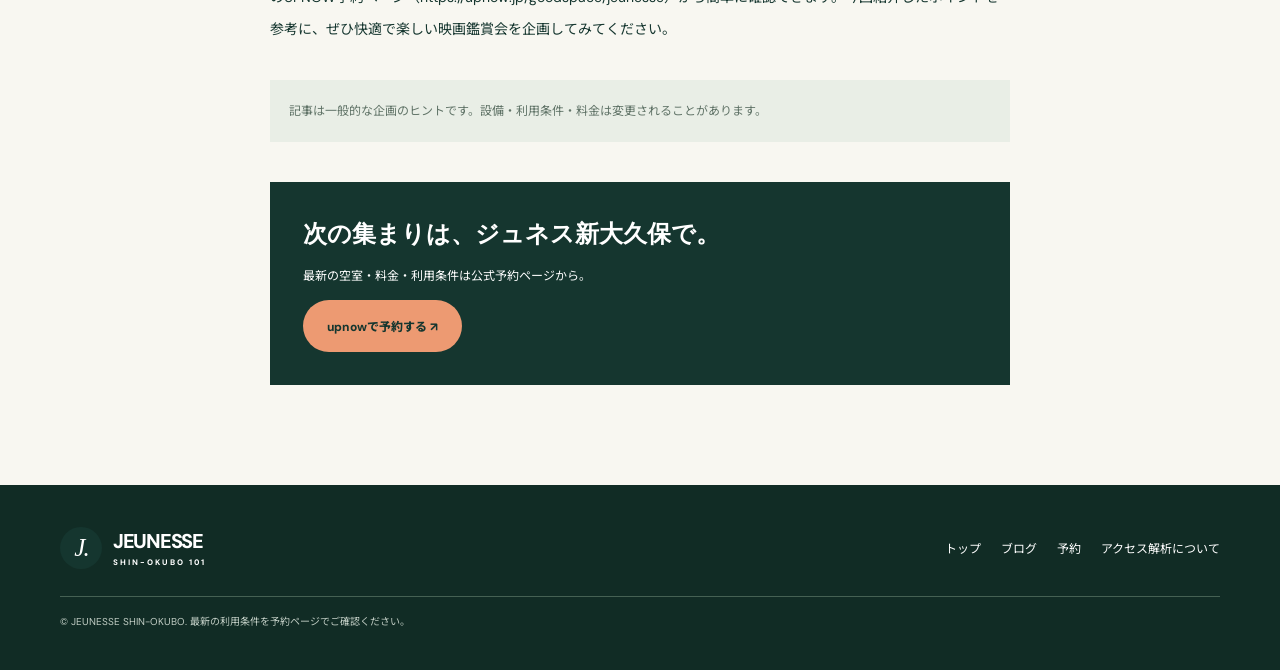
<file: blog/2026-11-25-idea-1.html>
<!doctype html><html lang="ja"><head><meta charset="utf-8">
<meta name="viewport" content="width=device-width,initial-scale=1">
<meta name="theme-color" content="#15362f"><meta name="description" content="新大久保の貸切スペース『ジュネス新大久保101』で映画鑑賞会を企画する際に、最初に決めたい3つのポイントをご紹介。作品選び、座席配置、音量調整に配慮し、参加者全員が楽しめる空間づくりのコツを具体例と共に解説します。">
<link rel="canonical" href="https://jeunesse-okubo.onrender.com/blog/2026-11-25-idea-1.html"><link rel="stylesheet" href="/styles.css">
<link rel="icon" href="/favicon.svg" type="image/svg+xml"><title>新大久保の貸切スペースで快適な映画鑑賞会を開催するための3つのポイント | ジュネス新大久保</title></head>
<body><header><div class="wrap nav"><a class="brand" href="/"><b class="mark">J.</b><span>JEUNESSE<small>SHIN-OKUBO 101</small></span></a>
<nav><a href="/">スペース紹介</a><a href="/blog/">ブログ</a><a href="/#access">アクセス</a></nav><a class="pill dark" href="https://upnow.jp/goodspace/jeunesse">予約ページ ↗</a></div></header>
<main class='article'><div class='crumb'><a href='/'>TOP</a> / <a href='/blog/'>BLOG</a></div><span class='tag'>IDEAS</span><h1>新大久保の貸切スペースで快適な映画鑑賞会を開催するための3つのポイント</h1><time datetime='2026-11-25'>2026-11-25</time><p class='intro'>ジュネス新大久保101は最大30名まで利用できる45㎡の貸切スペース。65型テレビやプロジェクター、Wi-Fi、ボードゲームが備わり、映画鑑賞会にも最適な環境です。今回は、実際の利用時に役立つ3つの重要なポイントを中心に、ご紹介します。</p><section><h2>1. 作品の選び方：ジャンルと時間帯を考慮して選定する</h2><p>映画鑑賞会の成功は、選ぶ作品によって大きく左右されます。参加者の年齢層や好みを事前に把握し、誰もが楽しめるジャンルや話題作をチョイスすることが大切です。また、ジュネス新大久保101の利用時間に合わせて上映時間を調整しましょう。夜遅い時間帯の利用は10名以下に制限されているため、小規模の鑑賞会では短編映画やシリーズの一部を選ぶと負担が少なくなります。</p></section><section><h2>2. 座る位置の工夫で視聴環境を快適に</h2><p>65型テレビが設置されているジュネス新大久保101では、最大30名が入れるスペースですが、最適な鑑賞環境のために座席の配置を工夫しましょう。前方に近すぎると画面全体が見えにくく、後方では小さく感じることも。椅子やクッションを活用し視線の高さを揃えると見やすくなります。プロジェクター利用時はスクリーンの反射を考え、自然光の入り方も確認しながら席の位置を検討してください。</p></section><section><h2>3. 音量への配慮：周囲や参加者の快適さを考える</h2><p>映画の臨場感を高めたい反面、新大久保は住宅街に近いため、音量調整には十分配慮が必要です。ジュネス新大久保101は防音設備が整っていますが、特に夜間の利用時は周囲の迷惑になりにくい音量設定を心掛けましょう。参加者にもイヤホン持参を推奨し、音量を抑えた上で会話がしやすい環境を作るのもおすすめです。これにより映像と音声のバランスが良くなり、快適な鑑賞体験を届けられます。</p></section><section><h2>著作権と近隣への配慮を忘れずに</h2><p>映画鑑賞会を開催する際は、著作権法を遵守し、正規の配信サービスやDVDなど適法に入手した作品を使用してください。また、ジュネス新大久保101は住宅街に隣接しているため、音量や時間帯の配慮が必要です。参加者同士のマナーだけでなく近隣の環境にも気を配り、みんなが楽しめる場を作る意識が重要です。安心して利用できる空間づくりにご協力をお願いします。</p></section><p class='ending'>ジュネス新大久保101は設備も充実し、映画鑑賞会に理想的な貸切スペースです。実際の予約や最新の空き状況は公式のUPNOW予約ページ（https://upnow.jp/goodspace/jeunesse）から簡単に確認できます。今回紹介したポイントを参考に、ぜひ快適で楽しい映画鑑賞会を企画してみてください。</p><div class='disclaimer'>記事は一般的な企画のヒントです。設備・利用条件・料金は変更されることがあります。</div><div class='cta'><h2>次の集まりは、ジュネス新大久保で。</h2><p>最新の空室・料金・利用条件は公式予約ページから。</p><a class='pill coral' href='https://upnow.jp/goodspace/jeunesse' target='_blank' rel='noopener noreferrer'>upnowで予約する ↗</a></div></main><script type='application/ld+json'>{"@context": "https://schema.org", "@type": "BlogPosting", "headline": "新大久保の貸切スペースで快適な映画鑑賞会を開催するための3つのポイント", "datePublished": "2026-11-25", "description": "新大久保の貸切スペース『ジュネス新大久保101』で映画鑑賞会を企画する際に、最初に決めたい3つのポイントをご紹介。作品選び、座席配置、音量調整に配慮し、参加者全員が楽しめる空間づくりのコツを具体例と共に解説します。", "inLanguage": "ja"}</script><footer><div class="wrap foot"><a class="brand" href="/"><b class="mark">J.</b><span>JEUNESSE<small>SHIN-OKUBO 101</small></span></a>
<div><a href="/">トップ</a><a href="/blog/">ブログ</a><a href="https://upnow.jp/goodspace/jeunesse">予約</a><a href="/privacy.html">アクセス解析について</a></div><small>© JEUNESSE SHIN-OKUBO. 最新の利用条件を予約ページでご確認ください。</small></div></footer><script src="/analytics-config.js"></script><script src="/analytics.js" defer></script></body></html>
</file>
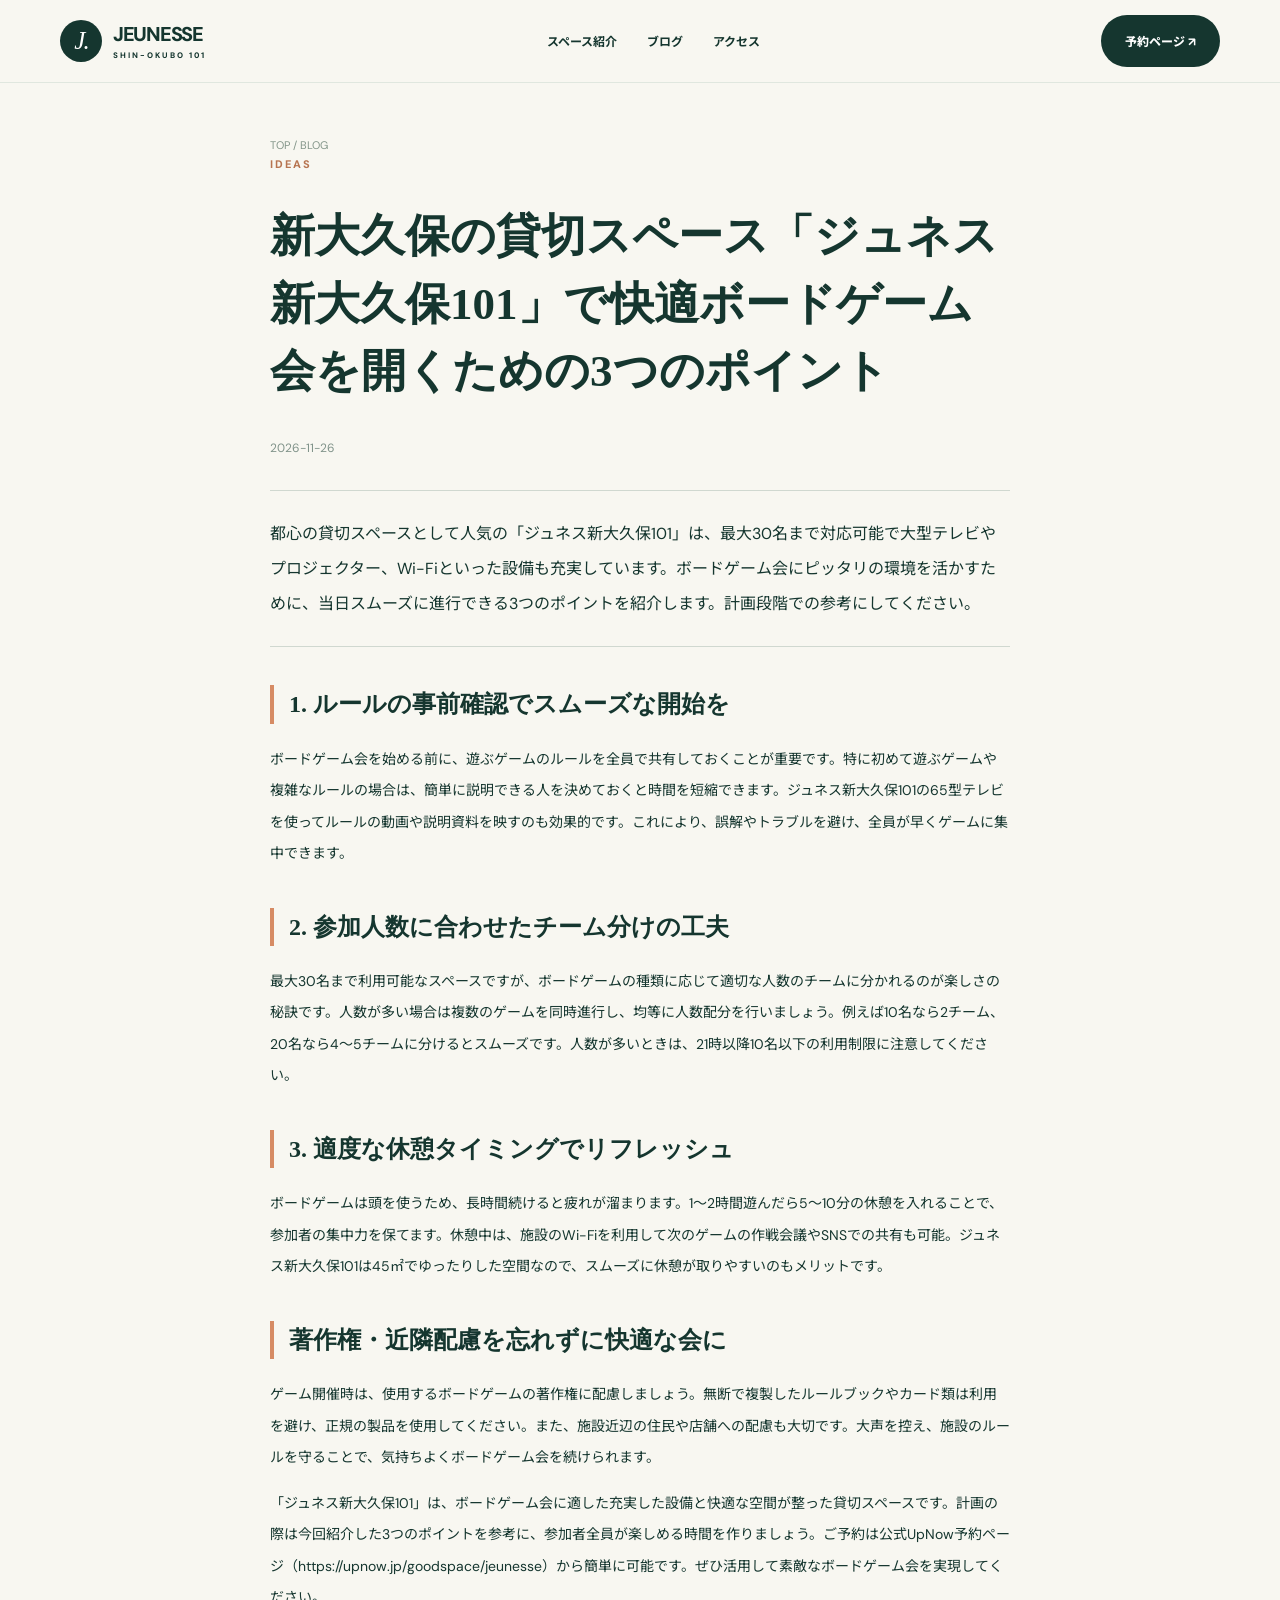
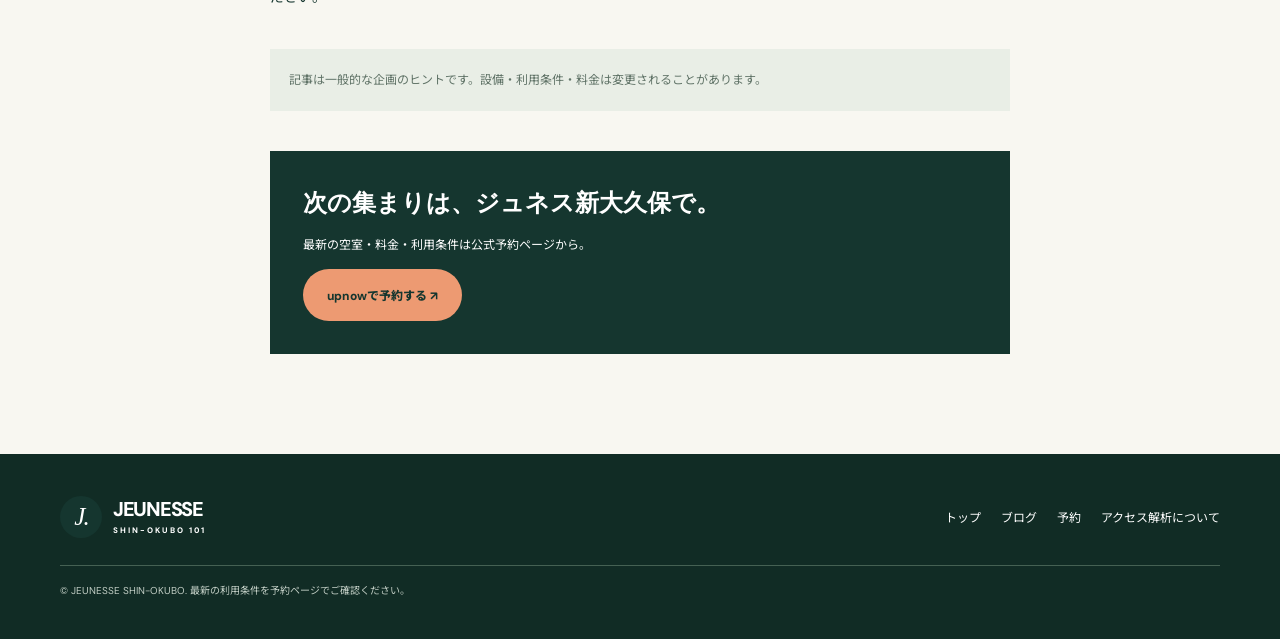
<file: blog/2026-11-26-idea-2.html>
<!doctype html><html lang="ja"><head><meta charset="utf-8">
<meta name="viewport" content="width=device-width,initial-scale=1">
<meta name="theme-color" content="#15362f"><meta name="description" content="新大久保の貸切スペース「ジュネス新大久保101」でボードゲーム会を計画するとき、事前に決めておきたい3つの基本事項を解説します。ルールの確認、チーム分け、適切な休憩タイミングを押さえて、参加者全員が楽しめる会にしましょう。">
<link rel="canonical" href="https://jeunesse-okubo.onrender.com/blog/2026-11-26-idea-2.html"><link rel="stylesheet" href="/styles.css">
<link rel="icon" href="/favicon.svg" type="image/svg+xml"><title>新大久保の貸切スペース「ジュネス新大久保101」で快適ボードゲーム会を開くための3つのポイント | ジュネス新大久保</title></head>
<body><header><div class="wrap nav"><a class="brand" href="/"><b class="mark">J.</b><span>JEUNESSE<small>SHIN-OKUBO 101</small></span></a>
<nav><a href="/">スペース紹介</a><a href="/blog/">ブログ</a><a href="/#access">アクセス</a></nav><a class="pill dark" href="https://upnow.jp/goodspace/jeunesse">予約ページ ↗</a></div></header>
<main class='article'><div class='crumb'><a href='/'>TOP</a> / <a href='/blog/'>BLOG</a></div><span class='tag'>IDEAS</span><h1>新大久保の貸切スペース「ジュネス新大久保101」で快適ボードゲーム会を開くための3つのポイント</h1><time datetime='2026-11-26'>2026-11-26</time><p class='intro'>都心の貸切スペースとして人気の「ジュネス新大久保101」は、最大30名まで対応可能で大型テレビやプロジェクター、Wi-Fiといった設備も充実しています。ボードゲーム会にピッタリの環境を活かすために、当日スムーズに進行できる3つのポイントを紹介します。計画段階での参考にしてください。</p><section><h2>1. ルールの事前確認でスムーズな開始を</h2><p>ボードゲーム会を始める前に、遊ぶゲームのルールを全員で共有しておくことが重要です。特に初めて遊ぶゲームや複雑なルールの場合は、簡単に説明できる人を決めておくと時間を短縮できます。ジュネス新大久保101の65型テレビを使ってルールの動画や説明資料を映すのも効果的です。これにより、誤解やトラブルを避け、全員が早くゲームに集中できます。</p></section><section><h2>2. 参加人数に合わせたチーム分けの工夫</h2><p>最大30名まで利用可能なスペースですが、ボードゲームの種類に応じて適切な人数のチームに分かれるのが楽しさの秘訣です。人数が多い場合は複数のゲームを同時進行し、均等に人数配分を行いましょう。例えば10名なら2チーム、20名なら4～5チームに分けるとスムーズです。人数が多いときは、21時以降10名以下の利用制限に注意してください。</p></section><section><h2>3. 適度な休憩タイミングでリフレッシュ</h2><p>ボードゲームは頭を使うため、長時間続けると疲れが溜まります。1～2時間遊んだら5～10分の休憩を入れることで、参加者の集中力を保てます。休憩中は、施設のWi-Fiを利用して次のゲームの作戦会議やSNSでの共有も可能。ジュネス新大久保101は45㎡でゆったりした空間なので、スムーズに休憩が取りやすいのもメリットです。</p></section><section><h2>著作権・近隣配慮を忘れずに快適な会に</h2><p>ゲーム開催時は、使用するボードゲームの著作権に配慮しましょう。無断で複製したルールブックやカード類は利用を避け、正規の製品を使用してください。また、施設近辺の住民や店舗への配慮も大切です。大声を控え、施設のルールを守ることで、気持ちよくボードゲーム会を続けられます。</p></section><p class='ending'>「ジュネス新大久保101」は、ボードゲーム会に適した充実した設備と快適な空間が整った貸切スペースです。計画の際は今回紹介した3つのポイントを参考に、参加者全員が楽しめる時間を作りましょう。ご予約は公式UpNow予約ページ（https://upnow.jp/goodspace/jeunesse）から簡単に可能です。ぜひ活用して素敵なボードゲーム会を実現してください。</p><div class='disclaimer'>記事は一般的な企画のヒントです。設備・利用条件・料金は変更されることがあります。</div><div class='cta'><h2>次の集まりは、ジュネス新大久保で。</h2><p>最新の空室・料金・利用条件は公式予約ページから。</p><a class='pill coral' href='https://upnow.jp/goodspace/jeunesse' target='_blank' rel='noopener noreferrer'>upnowで予約する ↗</a></div></main><script type='application/ld+json'>{"@context": "https://schema.org", "@type": "BlogPosting", "headline": "新大久保の貸切スペース「ジュネス新大久保101」で快適ボードゲーム会を開くための3つのポイント", "datePublished": "2026-11-26", "description": "新大久保の貸切スペース「ジュネス新大久保101」でボードゲーム会を計画するとき、事前に決めておきたい3つの基本事項を解説します。ルールの確認、チーム分け、適切な休憩タイミングを押さえて、参加者全員が楽しめる会にしましょう。", "inLanguage": "ja"}</script><footer><div class="wrap foot"><a class="brand" href="/"><b class="mark">J.</b><span>JEUNESSE<small>SHIN-OKUBO 101</small></span></a>
<div><a href="/">トップ</a><a href="/blog/">ブログ</a><a href="https://upnow.jp/goodspace/jeunesse">予約</a><a href="/privacy.html">アクセス解析について</a></div><small>© JEUNESSE SHIN-OKUBO. 最新の利用条件を予約ページでご確認ください。</small></div></footer><script src="/analytics-config.js"></script><script src="/analytics.js" defer></script></body></html>
</file>
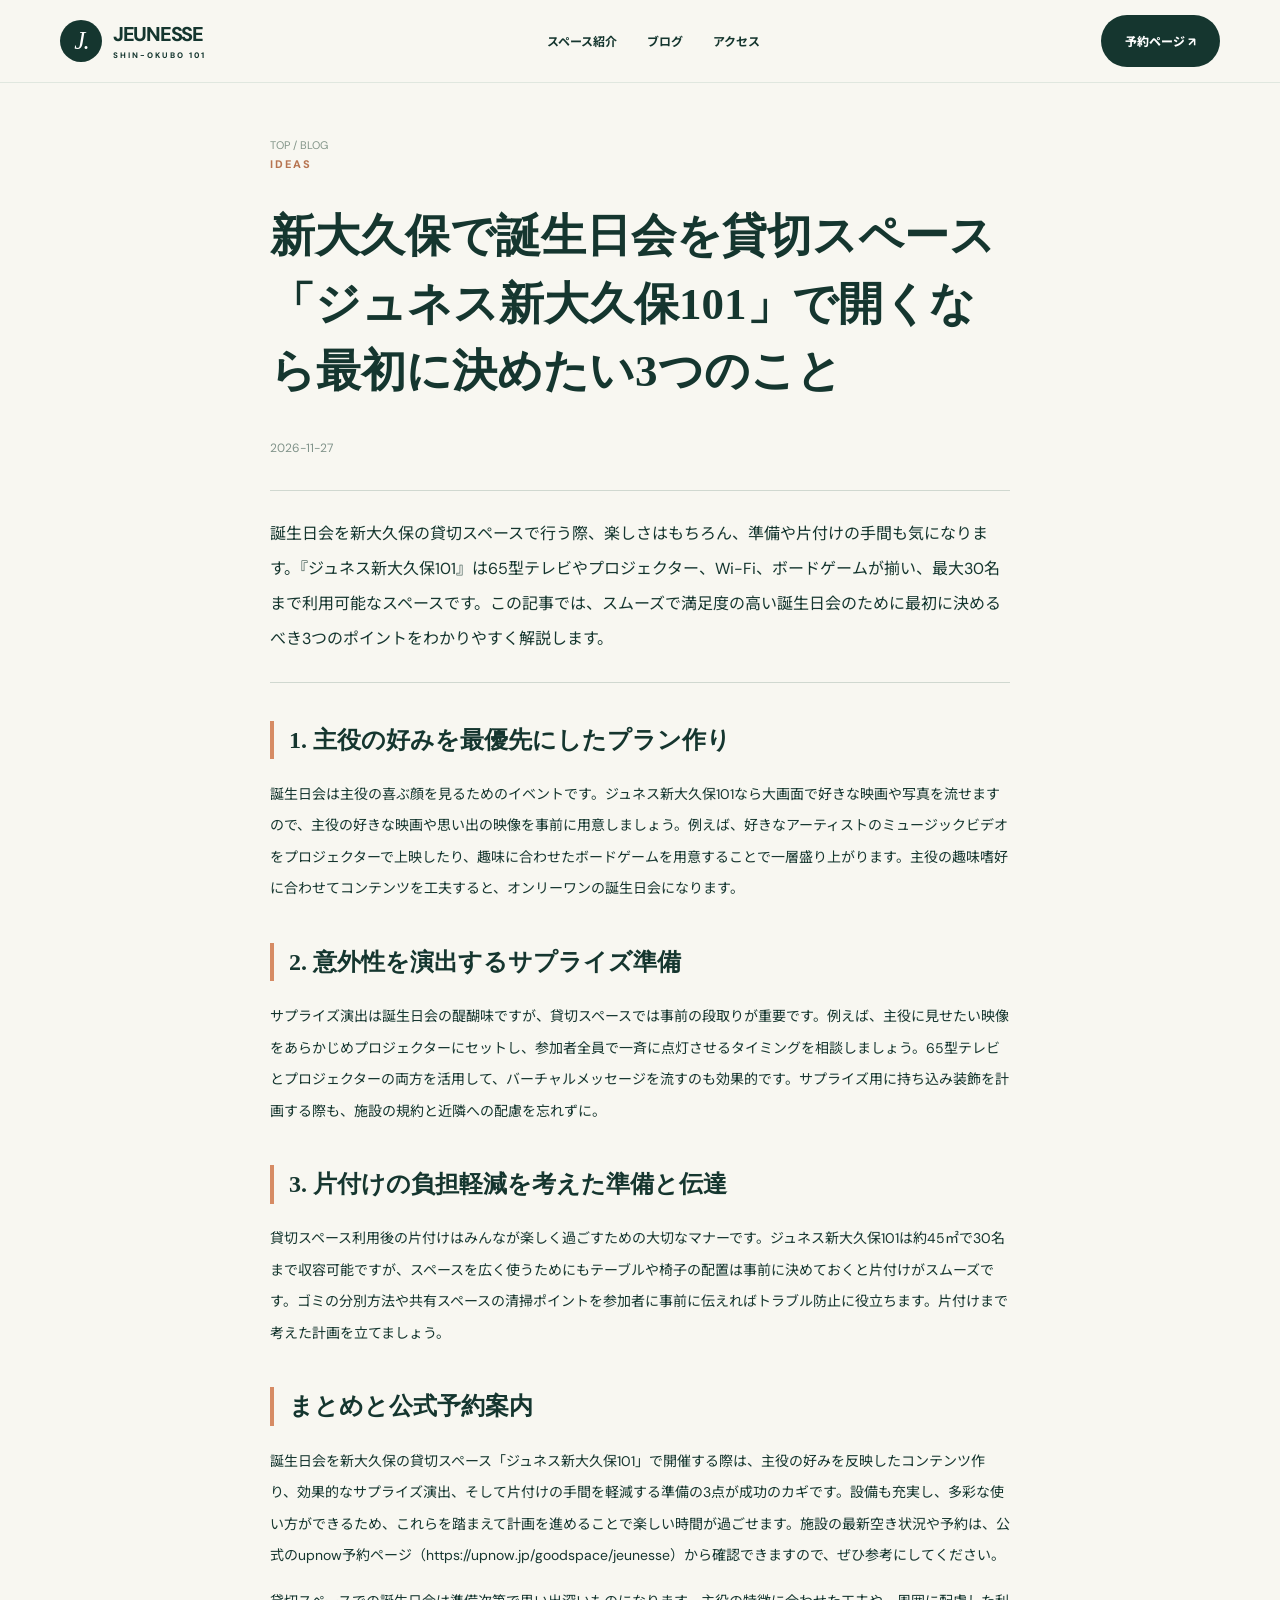
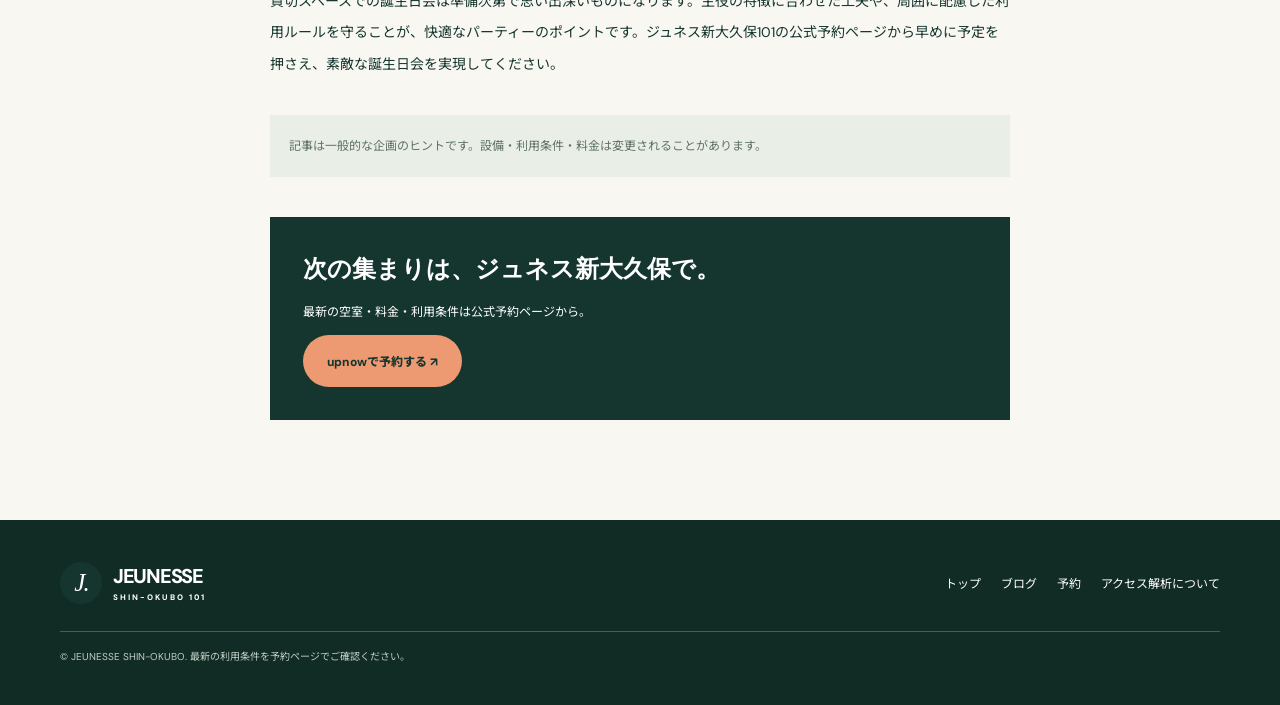
<file: blog/2026-11-27-idea-3.html>
<!doctype html><html lang="ja"><head><meta charset="utf-8">
<meta name="viewport" content="width=device-width,initial-scale=1">
<meta name="theme-color" content="#15362f"><meta name="description" content="東京・新大久保の貸切スペース「ジュネス新大久保101」は最大30名まで利用可能で、誕生日会にぴったりの設備が揃います。この記事では、誕生日会を企画するときにまず押さえておくべき3つのポイントを具体例とともに紹介します。初めての貸切スペース利用でもスムーズな準備ができるようお手伝いします。">
<link rel="canonical" href="https://jeunesse-okubo.onrender.com/blog/2026-11-27-idea-3.html"><link rel="stylesheet" href="/styles.css">
<link rel="icon" href="/favicon.svg" type="image/svg+xml"><title>新大久保で誕生日会を貸切スペース「ジュネス新大久保101」で開くなら最初に決めたい3つのこと | ジュネス新大久保</title></head>
<body><header><div class="wrap nav"><a class="brand" href="/"><b class="mark">J.</b><span>JEUNESSE<small>SHIN-OKUBO 101</small></span></a>
<nav><a href="/">スペース紹介</a><a href="/blog/">ブログ</a><a href="/#access">アクセス</a></nav><a class="pill dark" href="https://upnow.jp/goodspace/jeunesse">予約ページ ↗</a></div></header>
<main class='article'><div class='crumb'><a href='/'>TOP</a> / <a href='/blog/'>BLOG</a></div><span class='tag'>IDEAS</span><h1>新大久保で誕生日会を貸切スペース「ジュネス新大久保101」で開くなら最初に決めたい3つのこと</h1><time datetime='2026-11-27'>2026-11-27</time><p class='intro'>誕生日会を新大久保の貸切スペースで行う際、楽しさはもちろん、準備や片付けの手間も気になります。『ジュネス新大久保101』は65型テレビやプロジェクター、Wi-Fi、ボードゲームが揃い、最大30名まで利用可能なスペースです。この記事では、スムーズで満足度の高い誕生日会のために最初に決めるべき3つのポイントをわかりやすく解説します。</p><section><h2>1. 主役の好みを最優先にしたプラン作り</h2><p>誕生日会は主役の喜ぶ顔を見るためのイベントです。ジュネス新大久保101なら大画面で好きな映画や写真を流せますので、主役の好きな映画や思い出の映像を事前に用意しましょう。例えば、好きなアーティストのミュージックビデオをプロジェクターで上映したり、趣味に合わせたボードゲームを用意することで一層盛り上がります。主役の趣味嗜好に合わせてコンテンツを工夫すると、オンリーワンの誕生日会になります。</p></section><section><h2>2. 意外性を演出するサプライズ準備</h2><p>サプライズ演出は誕生日会の醍醐味ですが、貸切スペースでは事前の段取りが重要です。例えば、主役に見せたい映像をあらかじめプロジェクターにセットし、参加者全員で一斉に点灯させるタイミングを相談しましょう。65型テレビとプロジェクターの両方を活用して、バーチャルメッセージを流すのも効果的です。サプライズ用に持ち込み装飾を計画する際も、施設の規約と近隣への配慮を忘れずに。</p></section><section><h2>3. 片付けの負担軽減を考えた準備と伝達</h2><p>貸切スペース利用後の片付けはみんなが楽しく過ごすための大切なマナーです。ジュネス新大久保101は約45㎡で30名まで収容可能ですが、スペースを広く使うためにもテーブルや椅子の配置は事前に決めておくと片付けがスムーズです。ゴミの分別方法や共有スペースの清掃ポイントを参加者に事前に伝えればトラブル防止に役立ちます。片付けまで考えた計画を立てましょう。</p></section><section><h2>まとめと公式予約案内</h2><p>誕生日会を新大久保の貸切スペース「ジュネス新大久保101」で開催する際は、主役の好みを反映したコンテンツ作り、効果的なサプライズ演出、そして片付けの手間を軽減する準備の3点が成功のカギです。設備も充実し、多彩な使い方ができるため、これらを踏まえて計画を進めることで楽しい時間が過ごせます。施設の最新空き状況や予約は、公式のupnow予約ページ（https://upnow.jp/goodspace/jeunesse）から確認できますので、ぜひ参考にしてください。</p></section><p class='ending'>貸切スペースでの誕生日会は準備次第で思い出深いものになります。主役の特徴に合わせた工夫や、周囲に配慮した利用ルールを守ることが、快適なパーティーのポイントです。ジュネス新大久保101の公式予約ページから早めに予定を押さえ、素敵な誕生日会を実現してください。</p><div class='disclaimer'>記事は一般的な企画のヒントです。設備・利用条件・料金は変更されることがあります。</div><div class='cta'><h2>次の集まりは、ジュネス新大久保で。</h2><p>最新の空室・料金・利用条件は公式予約ページから。</p><a class='pill coral' href='https://upnow.jp/goodspace/jeunesse' target='_blank' rel='noopener noreferrer'>upnowで予約する ↗</a></div></main><script type='application/ld+json'>{"@context": "https://schema.org", "@type": "BlogPosting", "headline": "新大久保で誕生日会を貸切スペース「ジュネス新大久保101」で開くなら最初に決めたい3つのこと", "datePublished": "2026-11-27", "description": "東京・新大久保の貸切スペース「ジュネス新大久保101」は最大30名まで利用可能で、誕生日会にぴったりの設備が揃います。この記事では、誕生日会を企画するときにまず押さえておくべき3つのポイントを具体例とともに紹介します。初めての貸切スペース利用でもスムーズな準備ができるようお手伝いします。", "inLanguage": "ja"}</script><footer><div class="wrap foot"><a class="brand" href="/"><b class="mark">J.</b><span>JEUNESSE<small>SHIN-OKUBO 101</small></span></a>
<div><a href="/">トップ</a><a href="/blog/">ブログ</a><a href="https://upnow.jp/goodspace/jeunesse">予約</a><a href="/privacy.html">アクセス解析について</a></div><small>© JEUNESSE SHIN-OKUBO. 最新の利用条件を予約ページでご確認ください。</small></div></footer><script src="/analytics-config.js"></script><script src="/analytics.js" defer></script></body></html>
</file>
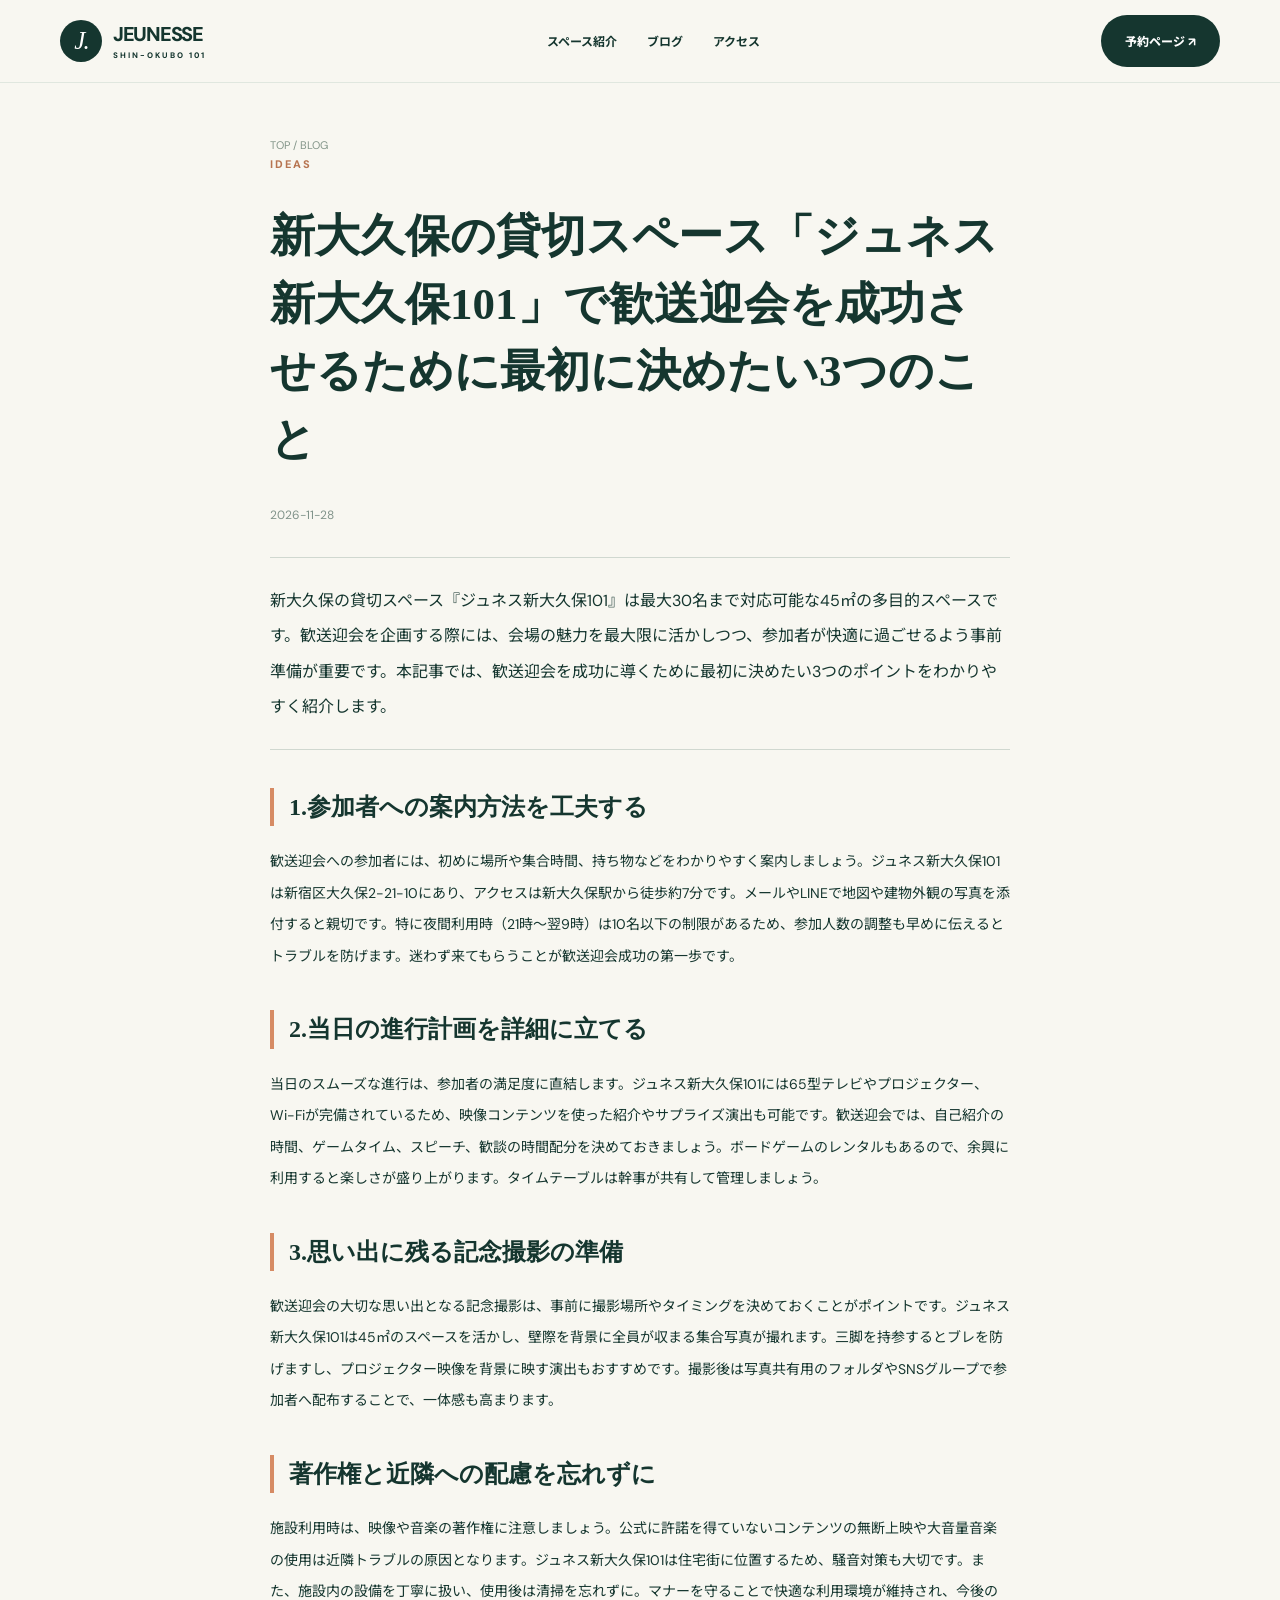
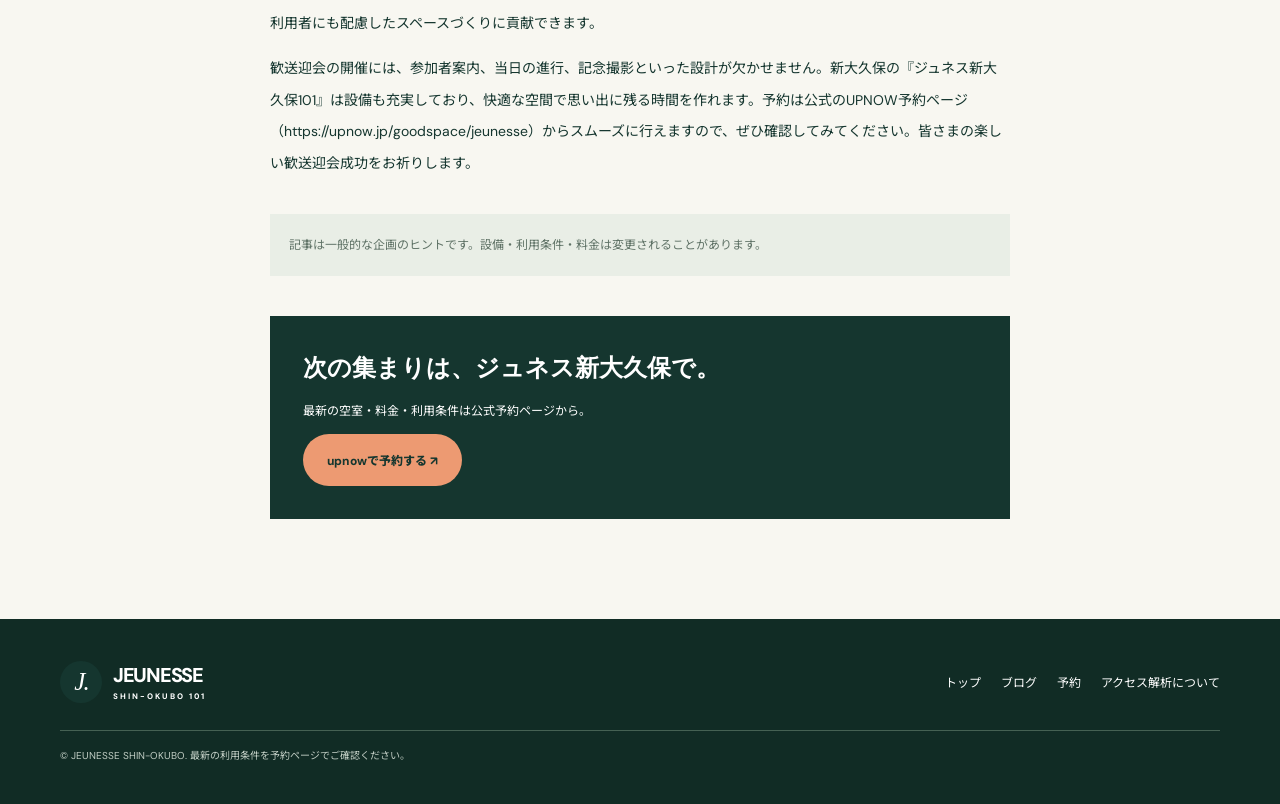
<file: blog/2026-11-28-idea-4.html>
<!doctype html><html lang="ja"><head><meta charset="utf-8">
<meta name="viewport" content="width=device-width,initial-scale=1">
<meta name="theme-color" content="#15362f"><meta name="description" content="新大久保の貸切スペース『ジュネス新大久保101』を利用して歓送迎会を開く際に、特に大切な３つのポイント「参加者の案内」「当日の進行」「記念撮影」について具体的に解説。実用的な準備と運営のコツをまとめました。">
<link rel="canonical" href="https://jeunesse-okubo.onrender.com/blog/2026-11-28-idea-4.html"><link rel="stylesheet" href="/styles.css">
<link rel="icon" href="/favicon.svg" type="image/svg+xml"><title>新大久保の貸切スペース「ジュネス新大久保101」で歓送迎会を成功させるために最初に決めたい3つのこと | ジュネス新大久保</title></head>
<body><header><div class="wrap nav"><a class="brand" href="/"><b class="mark">J.</b><span>JEUNESSE<small>SHIN-OKUBO 101</small></span></a>
<nav><a href="/">スペース紹介</a><a href="/blog/">ブログ</a><a href="/#access">アクセス</a></nav><a class="pill dark" href="https://upnow.jp/goodspace/jeunesse">予約ページ ↗</a></div></header>
<main class='article'><div class='crumb'><a href='/'>TOP</a> / <a href='/blog/'>BLOG</a></div><span class='tag'>IDEAS</span><h1>新大久保の貸切スペース「ジュネス新大久保101」で歓送迎会を成功させるために最初に決めたい3つのこと</h1><time datetime='2026-11-28'>2026-11-28</time><p class='intro'>新大久保の貸切スペース『ジュネス新大久保101』は最大30名まで対応可能な45㎡の多目的スペースです。歓送迎会を企画する際には、会場の魅力を最大限に活かしつつ、参加者が快適に過ごせるよう事前準備が重要です。本記事では、歓送迎会を成功に導くために最初に決めたい3つのポイントをわかりやすく紹介します。</p><section><h2>1.参加者への案内方法を工夫する</h2><p>歓送迎会への参加者には、初めに場所や集合時間、持ち物などをわかりやすく案内しましょう。ジュネス新大久保101は新宿区大久保2-21-10にあり、アクセスは新大久保駅から徒歩約7分です。メールやLINEで地図や建物外観の写真を添付すると親切です。特に夜間利用時（21時～翌9時）は10名以下の制限があるため、参加人数の調整も早めに伝えるとトラブルを防げます。迷わず来てもらうことが歓送迎会成功の第一歩です。</p></section><section><h2>2.当日の進行計画を詳細に立てる</h2><p>当日のスムーズな進行は、参加者の満足度に直結します。ジュネス新大久保101には65型テレビやプロジェクター、Wi-Fiが完備されているため、映像コンテンツを使った紹介やサプライズ演出も可能です。歓送迎会では、自己紹介の時間、ゲームタイム、スピーチ、歓談の時間配分を決めておきましょう。ボードゲームのレンタルもあるので、余興に利用すると楽しさが盛り上がります。タイムテーブルは幹事が共有して管理しましょう。</p></section><section><h2>3.思い出に残る記念撮影の準備</h2><p>歓送迎会の大切な思い出となる記念撮影は、事前に撮影場所やタイミングを決めておくことがポイントです。ジュネス新大久保101は45㎡のスペースを活かし、壁際を背景に全員が収まる集合写真が撮れます。三脚を持参するとブレを防げますし、プロジェクター映像を背景に映す演出もおすすめです。撮影後は写真共有用のフォルダやSNSグループで参加者へ配布することで、一体感も高まります。</p></section><section><h2>著作権と近隣への配慮を忘れずに</h2><p>施設利用時は、映像や音楽の著作権に注意しましょう。公式に許諾を得ていないコンテンツの無断上映や大音量音楽の使用は近隣トラブルの原因となります。ジュネス新大久保101は住宅街に位置するため、騒音対策も大切です。また、施設内の設備を丁寧に扱い、使用後は清掃を忘れずに。マナーを守ることで快適な利用環境が維持され、今後の利用者にも配慮したスペースづくりに貢献できます。</p></section><p class='ending'>歓送迎会の開催には、参加者案内、当日の進行、記念撮影といった設計が欠かせません。新大久保の『ジュネス新大久保101』は設備も充実しており、快適な空間で思い出に残る時間を作れます。予約は公式のUPNOW予約ページ（https://upnow.jp/goodspace/jeunesse）からスムーズに行えますので、ぜひ確認してみてください。皆さまの楽しい歓送迎会成功をお祈りします。</p><div class='disclaimer'>記事は一般的な企画のヒントです。設備・利用条件・料金は変更されることがあります。</div><div class='cta'><h2>次の集まりは、ジュネス新大久保で。</h2><p>最新の空室・料金・利用条件は公式予約ページから。</p><a class='pill coral' href='https://upnow.jp/goodspace/jeunesse' target='_blank' rel='noopener noreferrer'>upnowで予約する ↗</a></div></main><script type='application/ld+json'>{"@context": "https://schema.org", "@type": "BlogPosting", "headline": "新大久保の貸切スペース「ジュネス新大久保101」で歓送迎会を成功させるために最初に決めたい3つのこと", "datePublished": "2026-11-28", "description": "新大久保の貸切スペース『ジュネス新大久保101』を利用して歓送迎会を開く際に、特に大切な３つのポイント「参加者の案内」「当日の進行」「記念撮影」について具体的に解説。実用的な準備と運営のコツをまとめました。", "inLanguage": "ja"}</script><footer><div class="wrap foot"><a class="brand" href="/"><b class="mark">J.</b><span>JEUNESSE<small>SHIN-OKUBO 101</small></span></a>
<div><a href="/">トップ</a><a href="/blog/">ブログ</a><a href="https://upnow.jp/goodspace/jeunesse">予約</a><a href="/privacy.html">アクセス解析について</a></div><small>© JEUNESSE SHIN-OKUBO. 最新の利用条件を予約ページでご確認ください。</small></div></footer><script src="/analytics-config.js"></script><script src="/analytics.js" defer></script></body></html>
</file>
<file: styles.css>
@import url('https://fonts.googleapis.com/css2?family=DM+Sans:wght@400;500;600;700;800&family=Noto+Sans+JP:wght@400;500;600;700&display=swap');
:root{--dark:#15362f;--cream:#f8f7f1;--peach:#ed9a72;--muted:#65766e;--serif:'Yu Mincho','Hiragino Mincho ProN',serif;--sans:'DM Sans','Noto Sans JP',sans}
*{box-sizing:border-box}html{scroll-behavior:smooth}body{margin:0;background:var(--cream);color:var(--dark);font-family:var(--sans);-webkit-font-smoothing:antialiased}a{text-decoration:none;color:inherit}img{max-width:100%;display:block}.wrap{width:min(1160px,calc(100% - 68px));margin:auto}.skip{position:absolute;left:-9999px}.skip:focus{left:8px;top:8px;z-index:100;background:#fff;padding:12px}
header{position:sticky;top:0;z-index:20;background:rgba(248,247,241,.95);backdrop-filter:blur(14px);border-bottom:1px solid #e0e7df}.nav{display:flex;align-items:center;justify-content:space-between;height:82px;gap:24px}.brand{display:flex;gap:11px;align-items:center;font-size:20px;font-weight:800;letter-spacing:-.065em;line-height:1}.brand small{display:block;margin-top:7px;font-size:8px;letter-spacing:.25em}.mark{width:42px;height:42px;display:grid;place-items:center;border-radius:50%;background:var(--dark);color:white;font:italic 25px Georgia,serif;letter-spacing:-.08em}.nav nav{display:flex;gap:30px;font-weight:700;font-size:12px}.nav nav a:hover{color:#b67e59}.pill{display:inline-flex;justify-content:center;align-items:center;min-height:52px;border-radius:999px;padding:0 24px;font-size:12px;font-weight:800;transition:transform .2s}.pill:hover{transform:translateY(-2px)}.dark{background:var(--dark);color:white}.coral{background:var(--peach);color:var(--dark)}.outline{border:1px solid #aec6b9;color:#fff}.underline{font-size:13px;font-weight:800;border-bottom:1px solid;padding-bottom:8px}.tag{font-size:11px;font-weight:800;letter-spacing:.18em;color:#b77551}
.hero{padding:50px 0 38px}.hero-grid{display:grid;grid-template-columns:1.05fr .95fr;gap:55px;align-items:center}.hero-copy h1{font:600 clamp(43px,4.8vw,69px)/1.5 var(--serif);letter-spacing:.02em;margin:28px 0 15px}.hero-copy h1 em,h2 em{font-style:normal;color:#b97857}.lead{font:600 21px/1.9 var(--serif)}.sub{font-size:13px;line-height:2.1;color:var(--muted);max-width:440px}.actions{display:flex;gap:25px;align-items:center;flex-wrap:wrap;margin:27px 0 43px}.numbers{display:flex;gap:32px;border-top:1px solid #ccd9d0;padding-top:24px}.numbers>div{display:flex;flex-direction:column;gap:5px}.numbers strong{font:42px Georgia,serif;letter-spacing:-.05em}.numbers strong small{font:700 12px var(--sans);margin-left:5px;letter-spacing:0}.numbers span{color:var(--muted);font-size:11px}.hero-photo{height:610px;position:relative;padding:0 0 45px}.hero-photo>img{width:100%;height:100%;object-fit:cover;border-radius:210px 210px 16px 16px}.float{position:absolute;bottom:69px;left:-37px;background:white;padding:20px 27px;box-shadow:0 12px 40px #15362f25;font-size:10px;font-weight:800;letter-spacing:.17em}.float small{display:block;margin:8px 0 0 16px;color:#7d8b80;letter-spacing:.1em}.ribbon{background:#ebd6c4;white-space:nowrap;overflow:hidden;text-align:center;padding:16px;font:italic 17px Georgia,serif;letter-spacing:.13em}.ribbon span{margin:0 17px;color:#be805c}
.section{padding:108px 0}.section-head{display:flex;justify-content:space-between;align-items:end;gap:40px;margin-bottom:45px}.section-head h2,.access h2,.closing h2,.blog-hero h1{font:600 clamp(35px,4vw,52px)/1.55 var(--serif);margin:16px 0 0}.section-head>p{font-size:13px;line-height:2.05;color:var(--muted);width:300px}.gallery{height:490px;display:grid;grid-template-columns:1.25fr 1fr;gap:15px}.gallery .wide,.gallery>div img{width:100%;height:100%;object-fit:cover;border-radius:6px}.gallery>div{display:grid;grid-template-rows:1fr 1fr;gap:15px;min-height:0;overflow:hidden}.note{font-size:11px;color:var(--muted);line-height:1.8}.features{display:grid;grid-template-columns:repeat(3,1fr);gap:28px;margin-top:40px}.features>div{border-top:1px solid #ccd9d0;padding-top:22px}.features span{font:italic 14px Georgia,serif;color:#b97857}.features h3{font-size:15px;margin-top:19px}.features p{font-size:12px;line-height:1.9;color:var(--muted)}
.uses{background:var(--dark);color:#fbf9f4}.uses .section-head p{color:#c5d7cc}.uses h2 em{color:#e6b093}.use-grid{display:grid;grid-template-columns:repeat(3,1fr);border-left:1px solid #507366;border-top:1px solid #507366}.use-grid article{padding:35px 28px 45px;min-height:245px;border-right:1px solid #507366;border-bottom:1px solid #507366}.use-grid article>span{font-size:10px;color:#e9ac8c;letter-spacing:.12em}.use-grid h3{font:600 22px/1.6 var(--serif);margin:52px 0 10px}.use-grid p{font-size:12px;color:#c9dcd0;line-height:1.9}.use-end{display:flex;align-items:center;gap:25px;margin-top:27px}.use-end p{font-size:11px;line-height:1.8;color:#d2ddd5}
.post-grid{display:grid;grid-template-columns:repeat(3,1fr);gap:22px}.post{background:white;padding:30px;min-height:285px;display:flex;flex-direction:column;border-top:4px solid #d5a584;box-shadow:0 10px 28px #17332e09;transition:transform .2s}.post:hover{transform:translateY(-4px)}.post:nth-child(2){border-color:#91af9a}.post:nth-child(3){border-color:#e4be76}.post .category{font-size:10px;color:#b97857;font-weight:800;letter-spacing:.1em}.post h3{font:600 21px/1.6 var(--serif);margin:21px 0 12px}.post p{font-size:12px;line-height:1.9;color:var(--muted);flex:1}.post time{font-size:11px;color:#80938a;font-weight:700}.right{text-align:right;margin-top:29px}
.access{background:#e9eee6}.access-grid{display:grid;grid-template-columns:1fr 1fr;gap:70px;align-items:center}.access-grid h3{font-size:18px;margin-top:32px}.access-grid p{font-size:13px;line-height:2}.stations{margin:22px 0}.stations p{display:flex;justify-content:space-between;border-bottom:1px solid #cbd6cb;padding:10px 0;font-size:11px}.stations strong{font-size:12px}.mapart{height:470px;position:relative;border-radius:190px 190px 12px 12px;overflow:hidden;background-color:#d2e0d1;background-image:repeating-linear-gradient(41deg,transparent 0 43px,#f5f7ed 44px 55px,transparent 56px 140px),repeating-linear-gradient(130deg,transparent 0 55px,#f5f7ed 56px 68px,transparent 69px 150px)}.mapart .s1,.mapart .s2{position:absolute;background:white;border-radius:20px;padding:9px;font-size:10px;color:#63846d;font-weight:800}.mapart .s1{top:22%;left:12%}.mapart .s2{bottom:22%;right:9%}.mapart strong{position:absolute;top:43%;left:44%;display:grid;place-items:center;width:80px;height:80px;border-radius:50%;background:#d78c64;color:white;font:italic 45px Georgia,serif;box-shadow:0 10px 25px #15362f40}.mapart small{position:absolute;bottom:18px;left:18px;background:white;padding:13px;font-size:10px;font-weight:800;letter-spacing:.14em}
.faq h2{font:600 37px var(--serif)}.faq-grid{display:grid;grid-template-columns:1fr 1fr;gap:10px 32px}.faq details{border-bottom:1px solid #d0d8d0;padding:17px 0}.faq summary{cursor:pointer;font-size:14px;font-weight:800}.faq details p{font-size:12px;line-height:2;color:var(--muted)}.closing{background:#ddb598;text-align:center;padding:95px 0}.closing h2{font-size:60px;margin:20px 0}.closing h2 em{color:#85563f}.closing p{font-size:13px;margin-bottom:25px}footer{background:#112c25;color:white}.foot{padding:42px 0;display:flex;justify-content:space-between;align-items:center;flex-wrap:wrap;gap:27px}.foot>div{display:flex;gap:20px;font-size:12px}.foot>small{font-size:10px;color:#c2cec5;width:100%;border-top:1px solid #456153;padding-top:16px}
.blog-hero{padding:70px 0;background:#e9eee6}.blog-hero p{font-size:13px;line-height:2;color:#65766e}.blog-wrap{padding:55px 0 100px}.article{max-width:780px;margin:55px auto 100px;padding:0 20px}.article .crumb{font-size:11px;color:#839589}.article h1{font:600 clamp(30px,4vw,45px)/1.5 var(--serif)}.article time{font-size:12px;color:#80938a}.article .intro{font-size:16px;line-height:2.2;border-top:1px solid #d0d8d0;border-bottom:1px solid #d0d8d0;padding:25px 0;margin:33px 0}.article h2{font:600 24px/1.6 var(--serif);border-left:4px solid #d68b64;padding-left:15px;margin-top:38px}.article section p,.article .ending{font-size:14px;line-height:2.25;white-space:pre-line}.article .disclaimer{margin-top:35px;background:#e9eee6;color:#607367;font-size:12px;line-height:2;padding:19px}.article .cta{background:#15362f;color:#fff;padding:33px;margin-top:40px}.article .cta h2{border:0;padding:0;margin:0 0 10px}.article .cta p{font-size:12px;line-height:1.9}
@media(max-width:900px){.nav nav{display:none}.wrap{width:min(100% - 38px,650px)}.nav{height:72px}.hero{padding:25px 0 45px}.hero-grid{display:flex;flex-direction:column;align-items:stretch;gap:25px}.hero-copy h1{font-size:clamp(39px,8vw,58px);margin:17px 0}.hero-photo{height:420px;padding:0}.hero-photo>img{border-radius:150px 150px 12px 12px}.float{bottom:15px;left:12px;padding:12px 15px}.numbers strong{font-size:35px}.section{padding:75px 0}.section-head{display:block;margin-bottom:26px}.section-head>p{width:auto;max-width:450px}.section-head h2,.access h2{font-size:35px}.gallery{height:auto;grid-template-columns:1fr}.gallery .wide{height:300px}.gallery>div{height:170px;grid-template-columns:1fr 1fr;grid-template-rows:1fr}.features{grid-template-columns:1fr;gap:15px}.features>div{padding-top:13px}.features h3{margin-top:9px}.use-grid{grid-template-columns:1fr 1fr}.use-grid article{min-height:210px;padding:23px}.use-grid h3{font-size:19px;margin-top:33px}.post-grid{grid-template-columns:1fr}.post{min-height:210px;padding:23px}.use-end{display:block}.access-grid{grid-template-columns:1fr;gap:32px}.mapart{height:320px}.faq-grid{grid-template-columns:1fr}.closing h2{font-size:42px}}@media(max-width:470px){.nav>.pill{padding:0 14px;font-size:10px;min-height:40px}.brand{font-size:17px}.mark{width:35px;height:35px}.brand small{font-size:7px}.hero-photo{height:340px}.hero-copy h1{font-size:40px}.numbers{gap:19px}.numbers span{font-size:10px}.gallery .wide{height:230px}.use-grid{grid-template-columns:1fr}.use-grid article{min-height:145px}.use-grid h3{margin-top:22px}.stations p{display:block}.stations strong{display:block}.foot{align-items:start;flex-direction:column}.foot>div{flex-wrap:wrap}}@media(prefers-reduced-motion:reduce){*{scroll-behavior:auto!important;transition:none!important}}
</file>
